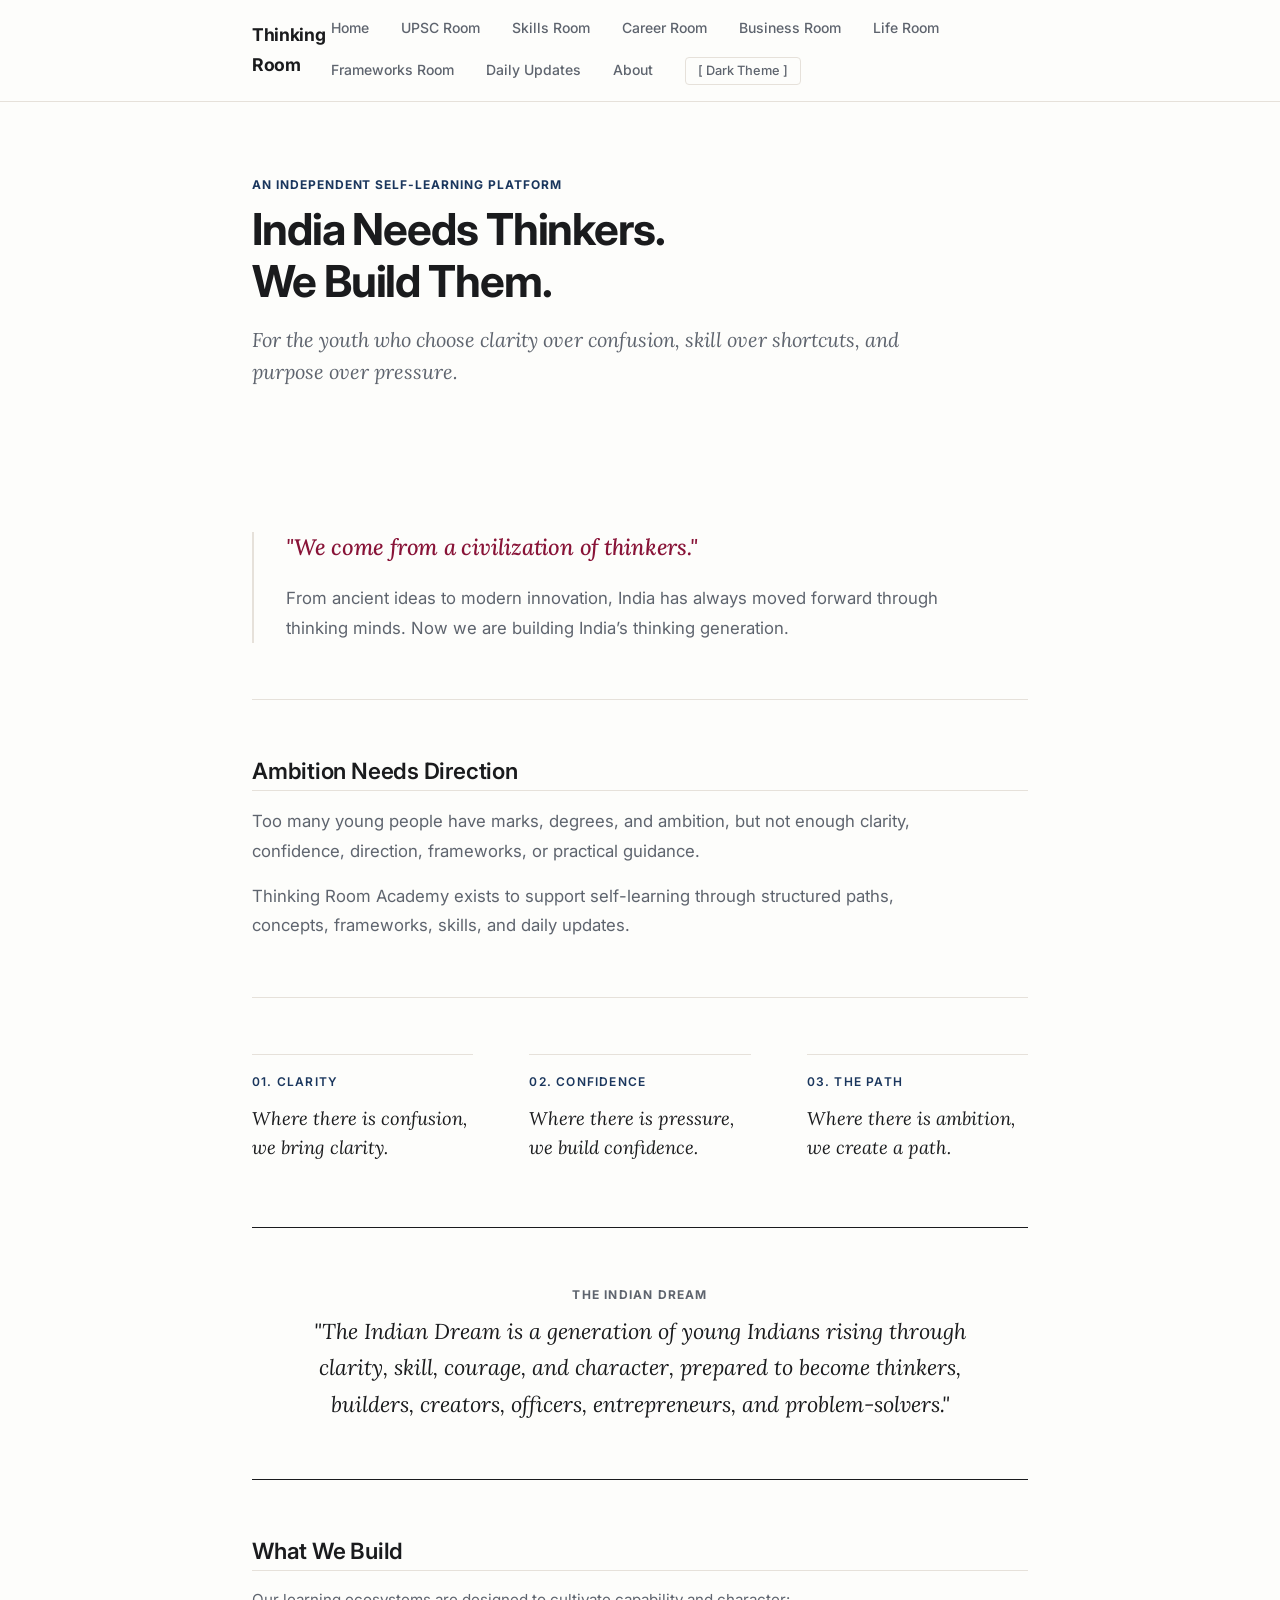
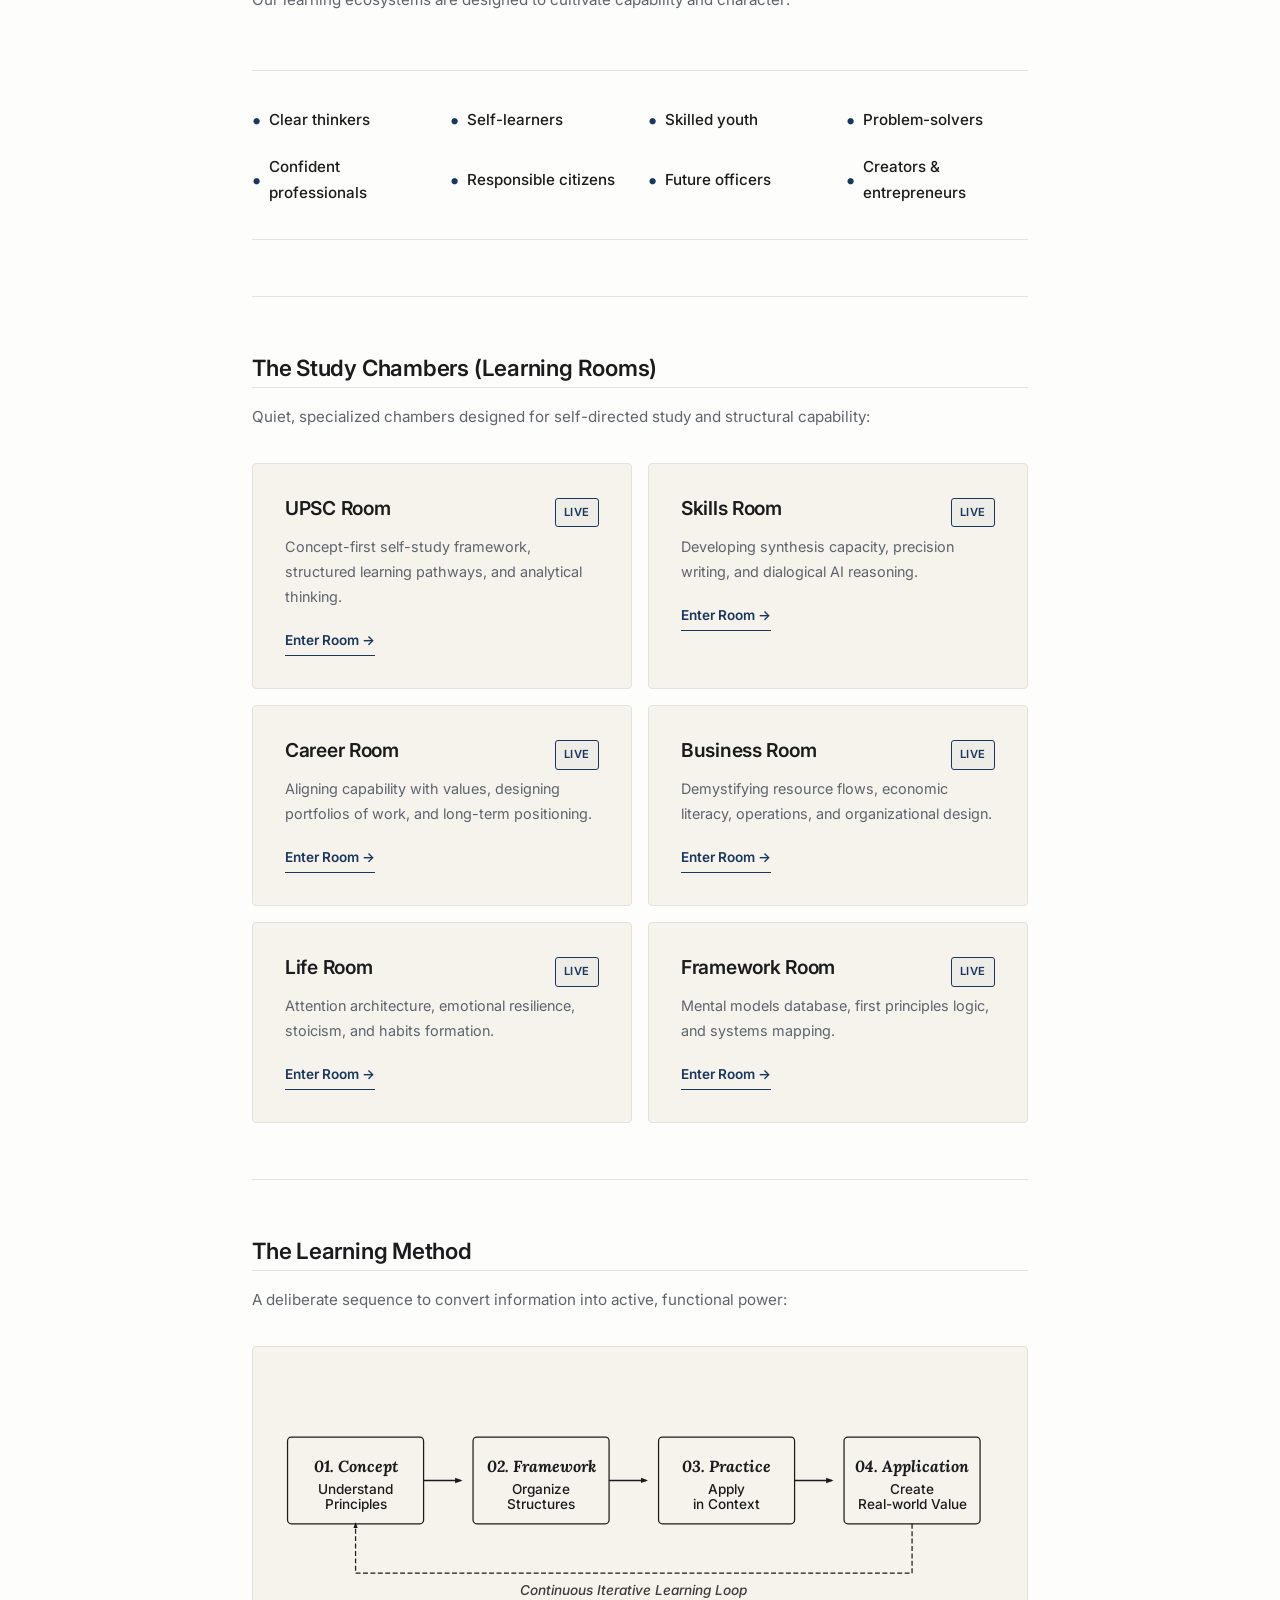
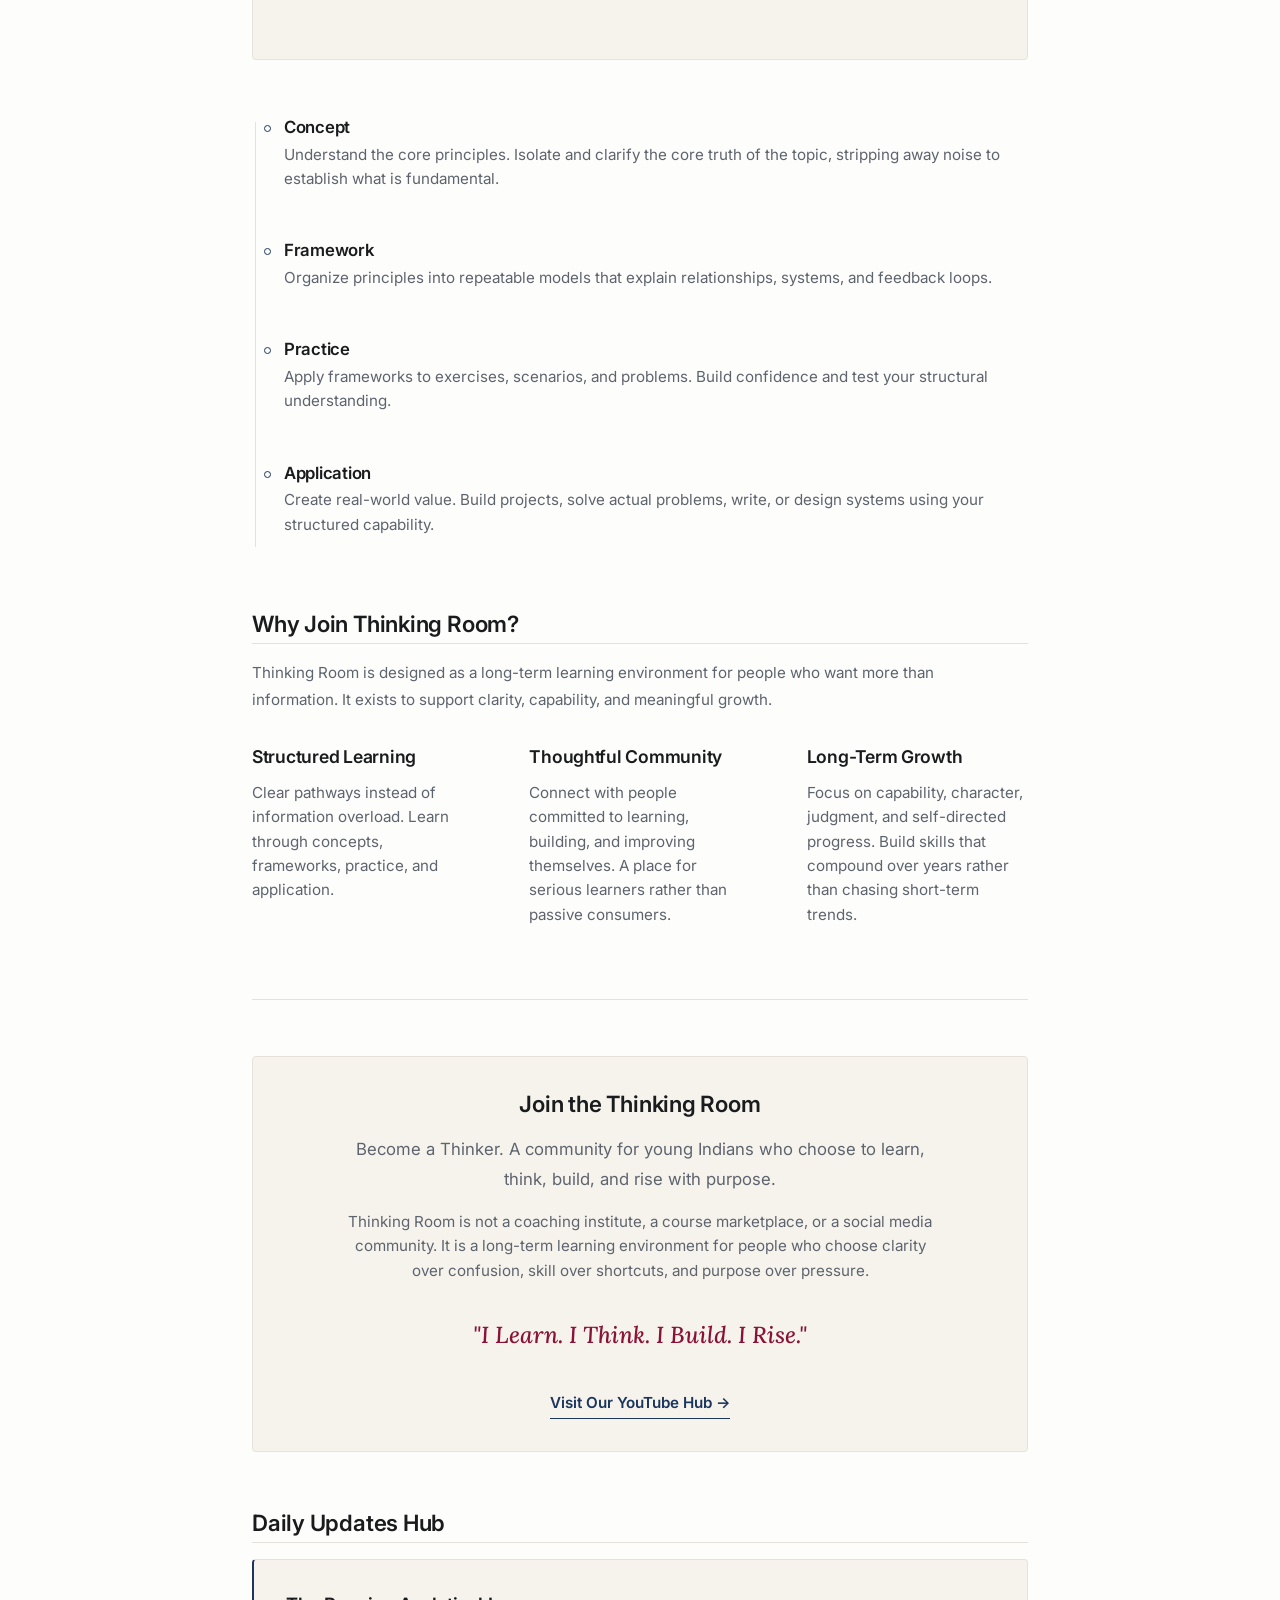
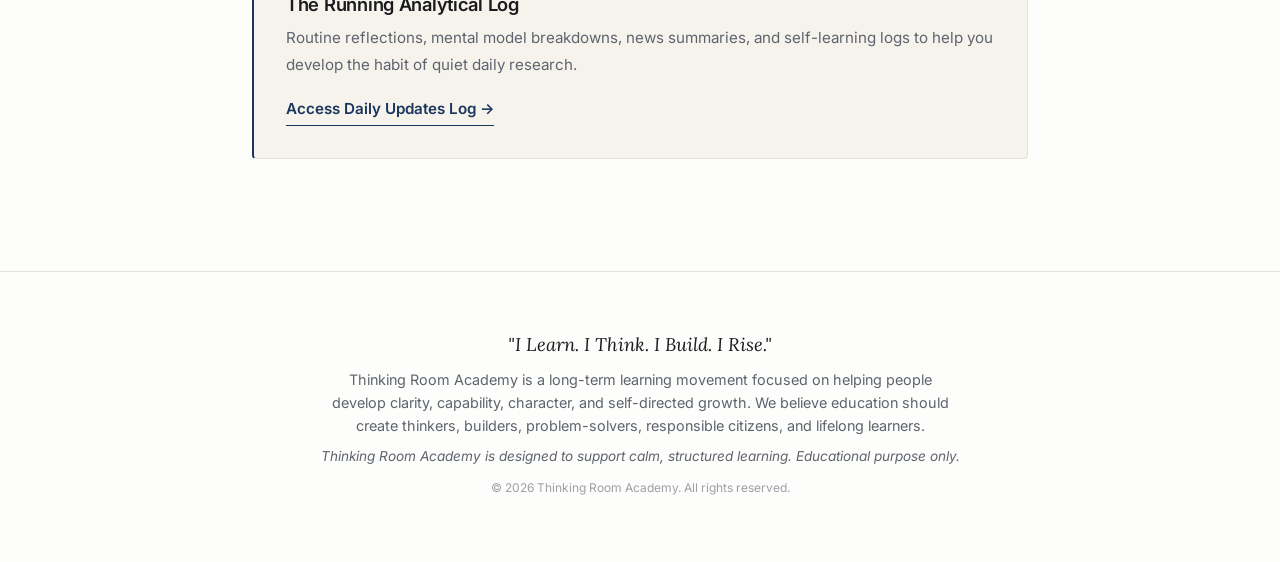
<file: index.html>
<!DOCTYPE html>
<html lang="en">
<head>
  <meta charset="UTF-8">
  <title>Thinking Room Academy | India Needs Thinkers. We Build Them.</title>
  <link rel="canonical" href="https://thinkingroomacademy.com/">
  <meta name="viewport" content="width=device-width, initial-scale=1.0">
  <meta name="description" content="An independent platform for calm intellectual depth, structured study, and conceptual mastery. Resisting shortcuts, clickbait formats, and passive memorization.">
  <meta name="google-site-verification" content="nl52EH77KiMgqo_yX..." />
  
  <!-- CSS Stylesheets -->
  <link rel="stylesheet" href="css/variables.css">
  <link rel="stylesheet" href="css/base.css">
  <link rel="stylesheet" href="css/components.css">
  
  <!-- Render-blocking Theme Init -->
  <script src="js/theme.js"></script>

  <!-- Structured Schema Data for SEO -->
  <script type="application/ld+json">
  {
    "@context": "https://schema.org",
    "@type": "WebSite",
    "name": "Thinking Room Academy",
    "url": "https://thinkingroomacademy.com/",
    "description": "An independent platform for calm intellectual depth, structured study, and conceptual mastery for Indian youth."
  }
  </script>
</head>
<body>

  <!-- Global Header Nav -->
  <header class="site-header">
    <div class="container header-container">
      <a href="index.html" class="brand-logo">Thinking Room</a>
      <nav class="nav-actions" aria-label="Main Navigation">
        <a href="index.html" class="nav-link" id="nav-home">Home</a>
        <a href="upsc-self-study-strategy.html" class="nav-link" id="nav-upsc">UPSC Room</a>
        <a href="rooms/skills.html" class="nav-link" id="nav-skills">Skills Room</a>
        <a href="rooms/career.html" class="nav-link" id="nav-career">Career Room</a>
        <a href="rooms/business.html" class="nav-link" id="nav-business">Business Room</a>
        <a href="rooms/life.html" class="nav-link" id="nav-life">Life Room</a>
        <a href="rooms/frameworks.html" class="nav-link" id="nav-frameworks">Frameworks Room</a>
        <a href="updates/daily-log.html" class="nav-link" id="nav-daily-updates">Daily Updates</a>
        <a href="index.html#legacy" class="nav-link" id="nav-about">About</a>
        <button id="theme-toggle-btn" class="theme-toggle">[ Theme ]</button>
      </nav>
    </div>
  </header>

  <!-- Main Grid Page -->
  <main class="container">

    <!-- SECTION 1 — HERO / BELIEF -->
    <section class="hero-preface" aria-labelledby="hero-title" style="padding-top: var(--spacing-md);">
      <span style="font-family: var(--font-sans); font-size: 0.75rem; font-weight: 700; text-transform: uppercase; letter-spacing: 0.08em; color: var(--accent-color); display: block; margin-bottom: var(--spacing-sm);">
        An Independent Self-Learning Platform
      </span>
      <h1 id="hero-title" style="font-size: 2.75rem; font-weight: 700; letter-spacing: -0.025em; line-height: 1.2; margin-bottom: var(--spacing-md);">India Needs Thinkers.<br>We Build Them.</h1>
      <p class="serif-highlight" style="font-size: 1.25rem; color: var(--text-muted); max-width: 680px; margin-bottom: var(--spacing-lg);">
        For the youth who choose clarity over confusion, skill over shortcuts, and purpose over pressure.
      </p>
    </section>



    <!-- SECTION 2 — LEGACY -->
    <section id="legacy" class="story-block" style="border-left: 2px solid var(--border-color); padding-left: var(--spacing-lg);">
      <h2 style="font-family: var(--font-serif); font-size: 1.4rem; font-weight: 500; font-style: italic; letter-spacing: -0.01em; color: var(--accent-secondary); margin-bottom: var(--spacing-xs); border-bottom: none; padding-bottom: 0; margin-top: 0;">
        "We come from a civilization of thinkers."
      </h2>
      <p style="font-size: 1.05rem; line-height: 1.8; color: var(--text-muted);">
        From ancient ideas to modern innovation, India has always moved forward through thinking minds. 
        Now we are building India’s thinking generation.
      </p>
    </section>

    <hr>

    <!-- SECTION 3 — CHALLENGE -->
    <section id="challenge">
      <h2>Ambition Needs Direction</h2>
      <div style="max-width: 720px; margin-top: var(--spacing-md);">
        <p style="font-size: 1.05rem; line-height: 1.75; color: var(--text-muted);">
          Too many young people have marks, degrees, and ambition, but not enough clarity, confidence, direction, frameworks, or practical guidance. 
        </p>
        <p style="font-size: 1.05rem; line-height: 1.75; color: var(--text-muted); margin-top: var(--spacing-sm);">
          Thinking Room Academy exists to support self-learning through structured paths, concepts, frameworks, skills, and daily updates.
        </p>
      </div>
    </section>

    <hr>

    <!-- SECTION 4 — PROMISE -->
    <section id="promise">
      <div class="pillars-grid" style="margin: var(--spacing-lg) 0;">
        <div class="pillar-card" style="border-top: 1px solid var(--border-color); padding-top: var(--spacing-md);">
          <span style="font-family: var(--font-sans); font-size: 0.75rem; font-weight: 600; text-transform: uppercase; letter-spacing: 0.1em; color: var(--accent-color);">01. Clarity</span>
          <p class="serif-quote" style="margin: var(--spacing-sm) 0; border: none; padding: 0; font-size: 1.15rem; color: var(--text-primary);">
            Where there is confusion, we bring clarity.
          </p>
        </div>
        <div class="pillar-card" style="border-top: 1px solid var(--border-color); padding-top: var(--spacing-md);">
          <span style="font-family: var(--font-sans); font-size: 0.75rem; font-weight: 600; text-transform: uppercase; letter-spacing: 0.1em; color: var(--accent-color);">02. Confidence</span>
          <p class="serif-quote" style="margin: var(--spacing-sm) 0; border: none; padding: 0; font-size: 1.15rem; color: var(--text-primary);">
            Where there is pressure, we build confidence.
          </p>
        </div>
        <div class="pillar-card" style="border-top: 1px solid var(--border-color); padding-top: var(--spacing-md);">
          <span style="font-family: var(--font-sans); font-size: 0.75rem; font-weight: 600; text-transform: uppercase; letter-spacing: 0.1em; color: var(--accent-color);">03. The Path</span>
          <p class="serif-quote" style="margin: var(--spacing-sm) 0; border: none; padding: 0; font-size: 1.15rem; color: var(--text-primary);">
            Where there is ambition, we create a path.
          </p>
        </div>
      </div>
    </section>

    <!-- SECTION 5 — THE INDIAN DREAM -->
    <section id="indian-dream" class="manifesto-banner">
      <div style="max-width: 720px; margin: 0 auto; text-align: center;">
        <span style="font-family: var(--font-sans); font-size: 0.75rem; font-weight: 700; text-transform: uppercase; letter-spacing: 0.1em; color: var(--text-muted); display: block; margin-bottom: var(--spacing-sm);">
          The Indian Dream
        </span>
        <p class="serif-highlight" style="font-size: 1.35rem; line-height: 1.7; font-style: italic; color: var(--text-primary); margin-bottom: 0;">
          "The Indian Dream is a generation of young Indians rising through clarity, skill, courage, and character, 
          prepared to become thinkers, builders, creators, officers, entrepreneurs, and problem-solvers."
        </p>
      </div>
    </section>

    <!-- SECTION 6 — WHAT WE BUILD -->
    <section id="what-we-build">
      <h2>What We Build</h2>
      <p style="color: var(--text-muted); font-size: 0.95rem; margin-bottom: var(--spacing-md);">
        Our learning ecosystems are designed to cultivate capability and character:
      </p>
      <div class="outcomes-grid">
        <div class="outcome-item">Clear thinkers</div>
        <div class="outcome-item">Self-learners</div>
        <div class="outcome-item">Skilled youth</div>
        <div class="outcome-item">Problem-solvers</div>
        <div class="outcome-item">Confident professionals</div>
        <div class="outcome-item">Responsible citizens</div>
        <div class="outcome-item">Future officers</div>
        <div class="outcome-item">Creators &amp; entrepreneurs</div>
      </div>
    </section>

    <hr>

    <!-- SECTION 7 — LEARNING ROOMS -->
    <section id="learning-rooms">
      <h2>The Study Chambers (Learning Rooms)</h2>
      <p style="color: var(--text-muted); font-size: 0.95rem; margin-bottom: var(--spacing-lg);">
        Quiet, specialized chambers designed for self-directed study and structural capability:
      </p>
      <div class="catalog-grid">
        <!-- UPSC Room -->
        <div class="subject-block" id="card-room-upsc">
          <div class="subject-header">
            <h3 class="subject-title">UPSC Room</h3>
            <span class="subject-badge live">Live</span>
          </div>
          <p class="subject-meta">Concept-first self-study framework, structured learning pathways, and analytical thinking.</p>
          <a href="upsc-self-study-strategy.html" class="cta-link" id="link-room-upsc" style="font-size: 0.85rem;">Enter Room →</a>
        </div>
        <!-- Skills Room -->
        <div class="subject-block" id="card-room-skills">
          <div class="subject-header">
            <h3 class="subject-title">Skills Room</h3>
            <span class="subject-badge live">Live</span>
          </div>
          <p class="subject-meta">Developing synthesis capacity, precision writing, and dialogical AI reasoning.</p>
          <a href="rooms/skills.html" class="cta-link" id="link-room-skills" style="font-size: 0.85rem;">Enter Room →</a>
        </div>
        <!-- Career Room -->
        <div class="subject-block" id="card-room-career">
          <div class="subject-header">
            <h3 class="subject-title">Career Room</h3>
            <span class="subject-badge live">Live</span>
          </div>
          <p class="subject-meta">Aligning capability with values, designing portfolios of work, and long-term positioning.</p>
          <a href="rooms/career.html" class="cta-link" id="link-room-career" style="font-size: 0.85rem;">Enter Room →</a>
        </div>
        <!-- Business Room -->
        <div class="subject-block" id="card-room-business">
          <div class="subject-header">
            <h3 class="subject-title">Business Room</h3>
            <span class="subject-badge live">Live</span>
          </div>
          <p class="subject-meta">Demystifying resource flows, economic literacy, operations, and organizational design.</p>
          <a href="rooms/business.html" class="cta-link" id="link-room-business" style="font-size: 0.85rem;">Enter Room →</a>
        </div>
        <!-- Life Room -->
        <div class="subject-block" id="card-room-life">
          <div class="subject-header">
            <h3 class="subject-title">Life Room</h3>
            <span class="subject-badge live">Live</span>
          </div>
          <p class="subject-meta">Attention architecture, emotional resilience, stoicism, and habits formation.</p>
          <a href="rooms/life.html" class="cta-link" id="link-room-life" style="font-size: 0.85rem;">Enter Room →</a>
        </div>
        <!-- Framework Room -->
        <div class="subject-block" id="card-room-frameworks">
          <div class="subject-header">
            <h3 class="subject-title">Framework Room</h3>
            <span class="subject-badge live">Live</span>
          </div>
          <p class="subject-meta">Mental models database, first principles logic, and systems mapping.</p>
          <a href="rooms/frameworks.html" class="cta-link" id="link-room-frameworks" style="font-size: 0.85rem;">Enter Room →</a>
        </div>
      </div>
    </section>

    <hr>

    <!-- SECTION 8 — LEARNING METHOD -->
    <section id="method">
      <h2>The Learning Method</h2>
      <p style="color: var(--text-muted); font-size: 0.95rem; margin-bottom: var(--spacing-lg);">
        A deliberate sequence to convert information into active, functional power:
      </p>
      
      <!-- Inline SVG loop block -->
      <div style="margin: var(--spacing-lg) 0; max-width: 100%; border: 1px solid var(--border-color); padding: var(--spacing-md); border-radius: 4px; background-color: var(--bg-secondary);">
        <svg xmlns="http://www.w3.org/2000/svg" viewBox="0 0 600 220" width="100%" height="auto">
          <style>
            .node-text { font-family: 'Inter', -apple-system, sans-serif; font-size: 11px; font-weight: 500; fill: currentColor; }
            .node-title { font-family: 'Lora', Georgia, serif; font-size: 13px; font-weight: bold; fill: currentColor; font-style: italic; }
            .line-flow { stroke: currentColor; stroke-width: 1; fill: none; stroke-dasharray: 4 2; }
            .line-solid { stroke: currentColor; stroke-width: 1.25; fill: none; }
            .node-box { stroke: currentColor; stroke-width: 1; fill: none; }
            .marker-arrow { fill: currentColor; }
          </style>
          <defs>
            <marker id="arrow" viewBox="0 0 10 10" refX="6" refY="5" markerWidth="6" markerHeight="6" orient="auto-start-reverse">
              <path d="M 0 2 L 8 5 L 0 8 z" class="marker-arrow" />
            </marker>
          </defs>
          <g transform="translate(15, 60)">
            <rect x="0" y="0" width="110" height="70" rx="3" class="node-box" />
            <text x="55" y="28" text-anchor="middle" class="node-title">01. Concept</text>
            <text x="55" y="46" text-anchor="middle" class="node-text">Understand</text>
            <text x="55" y="58" text-anchor="middle" class="node-text">Principles</text>
          </g>
          <line x1="125" y1="95" x2="155" y2="95" class="line-solid" marker-end="url(#arrow)" />
          <g transform="translate(165, 60)">
            <rect x="0" y="0" width="110" height="70" rx="3" class="node-box" />
            <text x="55" y="28" text-anchor="middle" class="node-title">02. Framework</text>
            <text x="55" y="46" text-anchor="middle" class="node-text">Organize</text>
            <text x="55" y="58" text-anchor="middle" class="node-text">Structures</text>
          </g>
          <line x1="275" y1="95" x2="305" y2="95" class="line-solid" marker-end="url(#arrow)" />
          <g transform="translate(315, 60)">
            <rect x="0" y="0" width="110" height="70" rx="3" class="node-box" />
            <text x="55" y="28" text-anchor="middle" class="node-title">03. Practice</text>
            <text x="55" y="46" text-anchor="middle" class="node-text">Apply</text>
            <text x="55" y="58" text-anchor="middle" class="node-text">in Context</text>
          </g>
          <line x1="425" y1="95" x2="455" y2="95" class="line-solid" marker-end="url(#arrow)" />
          <g transform="translate(465, 60)">
            <rect x="0" y="0" width="110" height="70" rx="3" class="node-box" />
            <text x="55" y="28" text-anchor="middle" class="node-title">04. Application</text>
            <text x="55" y="46" text-anchor="middle" class="node-text">Create</text>
            <text x="55" y="58" text-anchor="middle" class="node-text">Real-world Value</text>
          </g>
          <path d="M 520 130 L 520 170 L 70 170 L 70 130" class="line-flow" marker-end="url(#arrow)" />
          <text x="295" y="188" text-anchor="middle" class="node-text" style="font-style: italic; opacity: 0.85;">Continuous Iterative Learning Loop</text>
        </svg>
      </div>

      <div class="roadmap-timeline">
        <div class="timeline-step">
          <h3 class="timeline-title">Concept</h3>
          <p class="timeline-text">Understand the core principles. Isolate and clarify the core truth of the topic, stripping away noise to establish what is fundamental.</p>
        </div>
        <div class="timeline-step">
          <h3 class="timeline-title">Framework</h3>
          <p class="timeline-text">Organize principles into repeatable models that explain relationships, systems, and feedback loops.</p>
        </div>
        <div class="timeline-step">
          <h3 class="timeline-title">Practice</h3>
          <p class="timeline-text">Apply frameworks to exercises, scenarios, and problems. Build confidence and test your structural understanding.</p>
        </div>
        <div class="timeline-step">
          <h3 class="timeline-title">Application</h3>
          <p class="timeline-text">Create real-world value. Build projects, solve actual problems, write, or design systems using your structured capability.</p>
        </div>
      </div>
    </section>

    <!-- WHY JOIN THINKING ROOM? -->
    <section id="why-join">
      <h2>Why Join Thinking Room?</h2>
      <p style="color: var(--text-muted); font-size: 0.95rem; margin-bottom: var(--spacing-lg); max-width: 720px;">
        Thinking Room is designed as a long-term learning environment for people who want more than information. It exists to support clarity, capability, and meaningful growth.
      </p>
      <div class="pillars-grid" style="margin: var(--spacing-lg) 0;">
        <div class="pillar-card">
          <h3>Structured Learning</h3>
          <p>Clear pathways instead of information overload. Learn through concepts, frameworks, practice, and application.</p>
        </div>
        <div class="pillar-card">
          <h3>Thoughtful Community</h3>
          <p>Connect with people committed to learning, building, and improving themselves. A place for serious learners rather than passive consumers.</p>
        </div>
        <div class="pillar-card">
          <h3>Long-Term Growth</h3>
          <p>Focus on capability, character, judgment, and self-directed progress. Build skills that compound over years rather than chasing short-term trends.</p>
        </div>
      </div>
    </section>

    <hr>

    <!-- SECTION 9 — COMMUNITY -->
    <section id="community" style="background-color: var(--bg-secondary); padding: var(--spacing-lg); border-radius: 4px; border: 1px solid var(--border-color); margin: var(--spacing-xl) 0; text-align: center;">
      <h2 style="margin-top: 0; border-bottom: none; padding-bottom: 0;">Join the Thinking Room</h2>
      <p style="font-size: 1.05rem; color: var(--text-muted); max-width: 600px; margin: var(--spacing-sm) auto var(--spacing-md) auto;">
        Become a Thinker. A community for young Indians who choose to learn, think, build, and rise with purpose.
      </p>
      <p style="font-size: 0.95rem; color: var(--text-muted); max-width: 600px; margin: var(--spacing-sm) auto var(--spacing-md) auto; line-height: 1.6;">
        Thinking Room is not a coaching institute, a course marketplace, or a social media community. It is a long-term learning environment for people who choose clarity over confusion, skill over shortcuts, and purpose over pressure.
      </p>
      <div style="font-family: var(--font-serif); font-size: 1.45rem; font-style: italic; font-weight: 500; color: var(--accent-secondary); margin: var(--spacing-lg) 0;">
        "I Learn. I Think. I Build. I Rise."
      </div>
      <a href="https://youtube.com/@thinking_gen" target="_blank" class="cta-link">Visit Our YouTube Hub →</a>
    </section>

    <!-- SECTION 10 — DAILY UPDATES HUB -->
    <section id="updates">
      <h2>Daily Updates Hub</h2>
      <div class="subject-block" style="border-left: 2px solid var(--accent-color); margin-top: var(--spacing-md);">
        <h3 style="margin-top: 0; font-size: 1.15rem; font-weight: 600; color: var(--text-primary);">The Running Analytical Log</h3>
        <p style="font-size: 0.95rem; color: var(--text-muted); margin-bottom: var(--spacing-md);">
          Routine reflections, mental model breakdowns, news summaries, and self-learning logs to help you develop the habit of quiet daily research.
        </p>
        <a href="updates/daily-log.html" class="cta-link">Access Daily Updates Log →</a>
      </div>
    </section>

  </main>

  <!-- Global Footer -->
  <footer class="site-footer">
    <div class="container">
      <p style="font-family: var(--font-serif); font-size: 1.15rem; font-style: italic; color: var(--text-primary); margin-bottom: var(--spacing-sm);">
        "I Learn. I Think. I Build. I Rise."
      </p>
      <p style="font-size: 0.9rem; color: var(--text-muted); max-width: 640px; margin: 0 auto var(--spacing-sm) auto; line-height: 1.6;">
        Thinking Room Academy is a long-term learning movement focused on helping people develop clarity, capability, character, and self-directed growth. We believe education should create thinkers, builders, problem-solvers, responsible citizens, and lifelong learners.
      </p>
      <p style="font-size: 0.85rem; color: var(--text-muted); margin-top: var(--spacing-sm);"><em>Thinking Room Academy is designed to support calm, structured learning. Educational purpose only.</em></p>
      <p style="opacity: 0.6; font-size: 0.75rem; margin-top: var(--spacing-xs);">© 2026 Thinking Room Academy. All rights reserved.</p>
    </div>
  </footer>

</body>
</html>
</file>
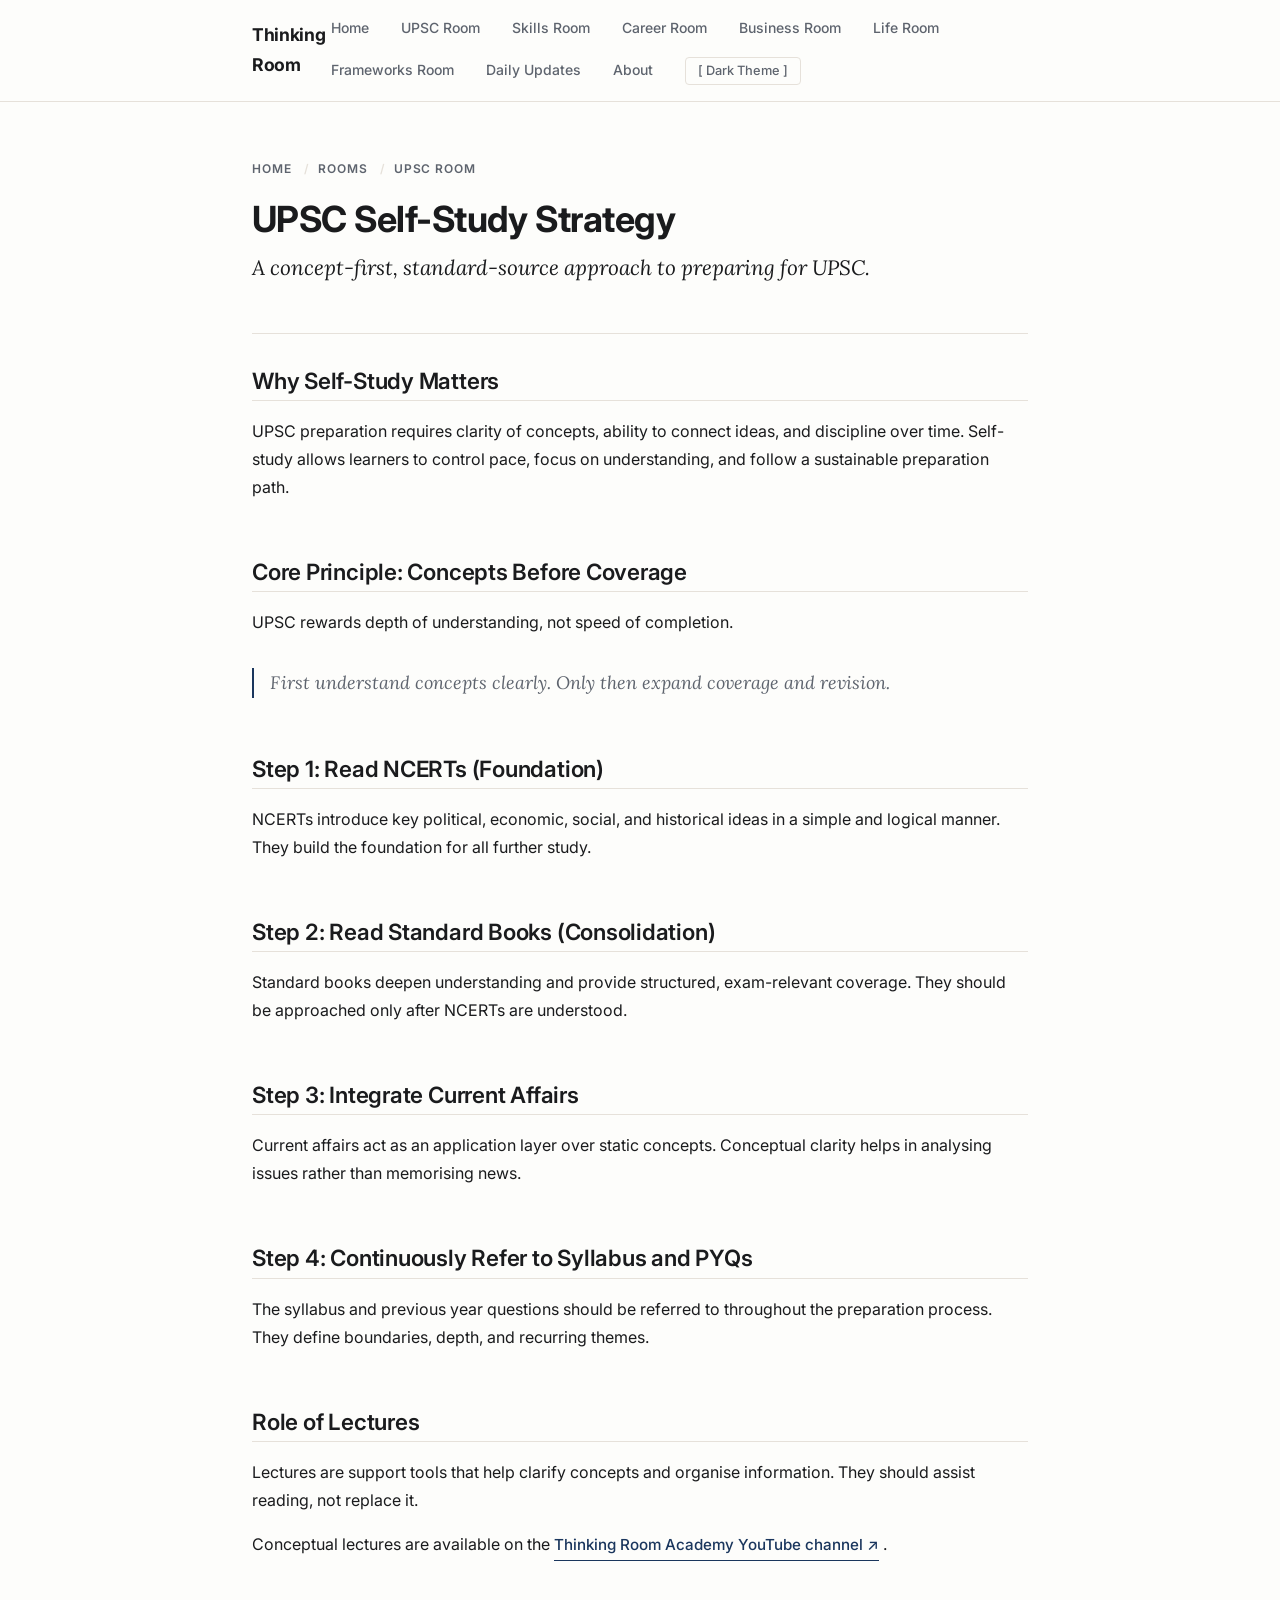
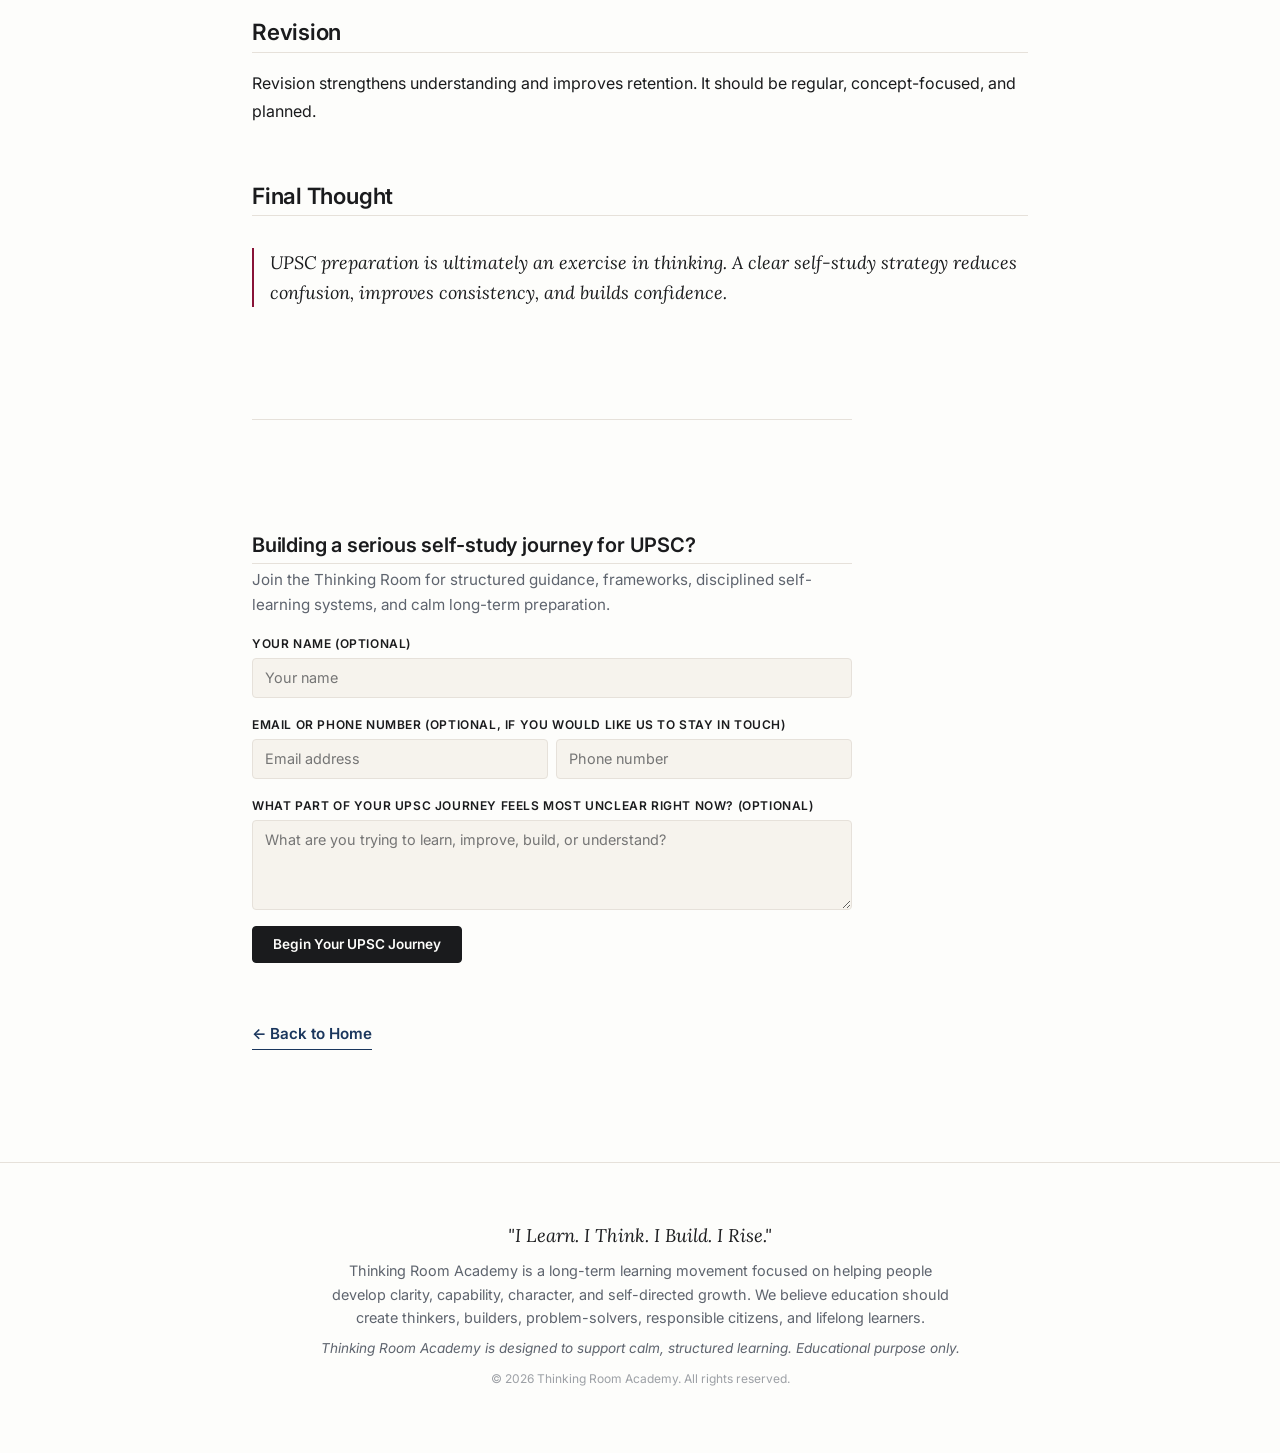
<file: upsc-self-study-strategy.html>
<!DOCTYPE html>
<html lang="en">
<head>
  <meta charset="UTF-8">
  <title>UPSC Self-Study Strategy | Thinking Room Academy</title>
  <link rel="canonical" href="https://thinkingroomacademy.com/upsc-self-study-strategy.html" />
  <meta name="viewport" content="width=device-width, initial-scale=1.0">
  <meta name="description" content="A concept-first, standard-source self-study strategy for UPSC preparation.">
  
  <!-- CSS Stylesheets -->
  <link rel="stylesheet" href="css/variables.css">
  <link rel="stylesheet" href="css/base.css">
  <link rel="stylesheet" href="css/components.css">
  
  <!-- Render-blocking Theme Init -->
  <script src="js/theme.js"></script>

  <!-- Structured Schema Data for SEO -->
  <script type="application/ld+json">
  {
    "@context": "https://schema.org",
    "@type": "WebPage",
    "name": "UPSC Self-Study Strategy",
    "url": "https://thinkingroomacademy.com/upsc-self-study-strategy.html",
    "description": "A concept-first, standard-source self-study strategy for UPSC preparation."
  }
  </script>
</head>
<body>

  <!-- Global Header Nav -->
  <header class="site-header">
    <div class="container header-container">
      <a href="index.html" class="brand-logo">Thinking Room</a>
      <nav class="nav-actions" aria-label="Main Navigation">
        <a href="index.html" class="nav-link" id="nav-home">Home</a>
        <a href="upsc-self-study-strategy.html" class="nav-link" id="nav-upsc">UPSC Room</a>
        <a href="rooms/skills.html" class="nav-link" id="nav-skills">Skills Room</a>
        <a href="rooms/career.html" class="nav-link" id="nav-career">Career Room</a>
        <a href="rooms/business.html" class="nav-link" id="nav-business">Business Room</a>
        <a href="rooms/life.html" class="nav-link" id="nav-life">Life Room</a>
        <a href="rooms/frameworks.html" class="nav-link" id="nav-frameworks">Frameworks Room</a>
        <a href="updates/daily-log.html" class="nav-link" id="nav-daily-updates">Daily Updates</a>
        <a href="index.html#legacy" class="nav-link" id="nav-about">About</a>
        <button id="theme-toggle-btn" class="theme-toggle">[ Theme ]</button>
      </nav>
    </div>
  </header>

  <!-- Main Content Reading Pane -->
  <main class="container">

    <!-- Breadcrumbs Navigation -->
    <nav class="breadcrumbs" aria-label="Breadcrumb">
      <a href="index.html">Home</a> <span class="separator"></span>
      <a href="index.html#learning-rooms">Rooms</a> <span class="separator"></span>
      <span>UPSC Room</span>
    </nav>

    <!-- Strategy Hero Area -->
    <article aria-labelledby="strategy-title">
      <header class="hero-preface" style="padding-top: 0; padding-bottom: var(--spacing-md);">
        <h1 id="strategy-title" style="margin-bottom: var(--spacing-sm);">UPSC Self-Study Strategy</h1>
        <p class="serif-highlight">A concept-first, standard-source approach to preparing for UPSC.</p>
      </header>

      <hr style="margin: var(--spacing-md) 0;">

      <!-- Why Self-Study Matters -->
      <section aria-labelledby="why-self-study" style="margin-top: var(--spacing-lg);">
        <h2 id="why-self-study" style="margin-top: 0;">Why Self-Study Matters</h2>
        <p>
          UPSC preparation requires clarity of concepts, ability to connect ideas, and
          discipline over time. Self-study allows learners to control pace, focus on
          understanding, and follow a sustainable preparation path.
        </p>
      </section>

      <!-- Core Principle Section -->
      <section aria-labelledby="core-principle">
        <h2 id="core-principle">Core Principle: Concepts Before Coverage</h2>
        <p>
          UPSC rewards depth of understanding, not speed of completion.
        </p>
        <blockquote class="serif-quote">
          First understand concepts clearly. Only then expand coverage and revision.
        </blockquote>
      </section>

      <!-- Step 1 -->
      <section aria-labelledby="step-1">
        <h2 id="step-1">Step 1: Read NCERTs (Foundation)</h2>
        <p>
          NCERTs introduce key political, economic, social, and historical ideas in a
          simple and logical manner. They build the foundation for all further study.
        </p>
      </section>

      <!-- Step 2 -->
      <section aria-labelledby="step-2">
        <h2 id="step-2">Step 2: Read Standard Books (Consolidation)</h2>
        <p>
          Standard books deepen understanding and provide structured, exam-relevant
          coverage. They should be approached only after NCERTs are understood.
        </p>
      </section>

      <!-- Step 3 -->
      <section aria-labelledby="step-3">
        <h2 id="step-3">Step 3: Integrate Current Affairs</h2>
        <p>
          Current affairs act as an application layer over static concepts. Conceptual
          clarity helps in analysing issues rather than memorising news.
        </p>
      </section>

      <!-- Step 4 -->
      <section aria-labelledby="step-4">
        <h2 id="step-4">Step 4: Continuously Refer to Syllabus and PYQs</h2>
        <p>
          The syllabus and previous year questions should be referred to throughout the
          preparation process. They define boundaries, depth, and recurring themes.
        </p>
      </section>

      <!-- Role of Lectures -->
      <section aria-labelledby="role-lectures">
        <h2 id="role-lectures">Role of Lectures</h2>
        <p>
          Lectures are support tools that help clarify concepts and organise information.
          They should assist reading, not replace it.
        </p>
        <p>
          Conceptual lectures are available on the
          <strong>
            <a href="https://youtube.com/@thinking_gen" target="_blank" class="cta-link" style="font-weight: 500;">
              Thinking Room Academy YouTube channel ↗
            </a>
          </strong>.
        </p>
      </section>

      <!-- Revision -->
      <section aria-labelledby="revision">
        <h2 id="revision">Revision</h2>
        <p>
          Revision strengthens understanding and improves retention. It should be regular,
          concept-focused, and planned.
        </p>
      </section>

      <!-- Final Thought -->
      <section aria-labelledby="final-thought">
        <h2 id="final-thought">Final Thought</h2>
        <p class="serif-quote" style="border-left-color: var(--accent-secondary); color: var(--text-primary);">
          UPSC preparation is ultimately an exercise in thinking. A clear self-study
          strategy reduces confusion, improves consistency, and builds confidence.
        </p>
      <!-- Intent Capture Section -->
      <section class="intent-section" aria-labelledby="intent-title">
        <h2 id="intent-title" class="intent-title">Building a serious self-study journey for UPSC?</h2>
        <p class="intent-text">
          Join the Thinking Room for structured guidance, frameworks, disciplined self-learning systems, and calm long-term preparation.
        </p>
        <form class="intent-form community-form" id="form-room-upsc" action="#" method="POST" onsubmit="return validateForm(this);">
          <input type="hidden" name="source" value="Website">
          <input type="hidden" name="room" value="UPSC">
          <input type="hidden" name="page" value="/upsc-self-study-strategy.html">
          <input type="hidden" name="status" value="New">
          <input type="text" name="website_confirm" style="display:none !important" tabindex="-1" autocomplete="off">
          <div class="intent-input-group">
            <label class="intent-label" for="name-upsc">Your Name (Optional)</label>
            <input type="text" id="name-upsc" name="name" class="intent-input" placeholder="Your name">
          </div>
          <div class="intent-input-group">
            <label class="intent-label">Email or phone number (optional, if you would like us to stay in touch)</label>
            <div class="contact-grid">
              <input type="email" id="email-upsc" name="email" class="intent-input" placeholder="Email address">
              <input type="tel" id="phone-upsc" name="phone" class="intent-input" placeholder="Phone number">
            </div>
          </div>
          <div class="intent-input-group">
            <label class="intent-label" for="reflection-upsc">What part of your UPSC journey feels most unclear right now? (Optional)</label>
            <textarea id="reflection-upsc" name="reflection" class="intent-textarea" placeholder="What are you trying to learn, improve, build, or understand?"></textarea>
          </div>
          <button type="submit" id="btn-submit-upsc" class="intent-submit">Begin Your UPSC Journey</button>
        </form>
      </section>
    </article>

    <!-- Bottom Navigation -->
    <nav style="margin-top: var(--spacing-xl);" aria-label="Footer navigation">
      <a href="index.html" class="cta-link">← Back to Home</a>
    </nav>

  </main>

  <!-- Global Footer -->
  <footer class="site-footer">
    <div class="container">
      <p style="font-family: var(--font-serif); font-size: 1.15rem; font-style: italic; color: var(--text-primary); margin-bottom: var(--spacing-sm);">
        "I Learn. I Think. I Build. I Rise."
      </p>
      <p style="font-size: 0.9rem; color: var(--text-muted); max-width: 640px; margin: 0 auto var(--spacing-sm) auto; line-height: 1.6;">
        Thinking Room Academy is a long-term learning movement focused on helping people develop clarity, capability, character, and self-directed growth. We believe education should create thinkers, builders, problem-solvers, responsible citizens, and lifelong learners.
      </p>
      <p style="font-size: 0.85rem; color: var(--text-muted); margin-top: var(--spacing-sm);"><em>Thinking Room Academy is designed to support calm, structured learning. Educational purpose only.</em></p>
      <p style="opacity: 0.6; font-size: 0.75rem; margin-top: var(--spacing-xs);">© 2026 Thinking Room Academy. All rights reserved.</p>
    </div>
  </footer>

</body>
</html>
</file>
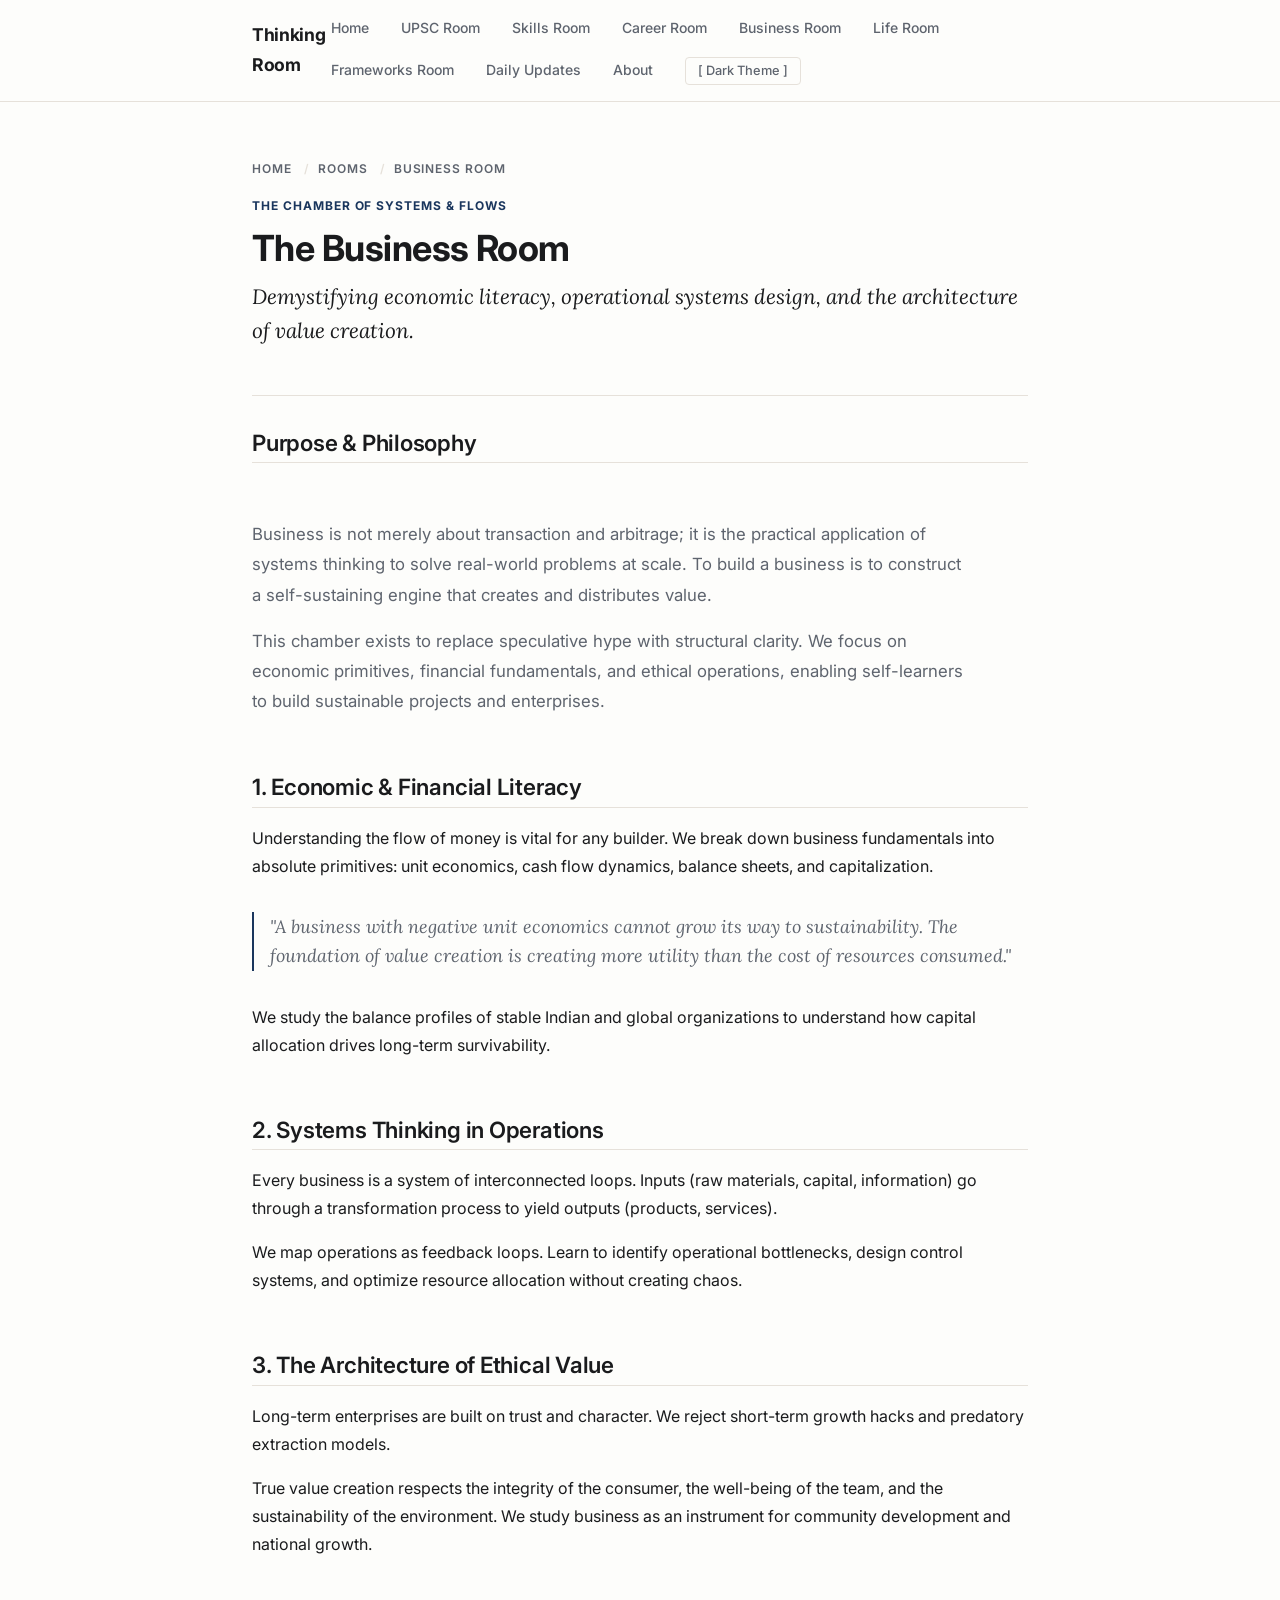
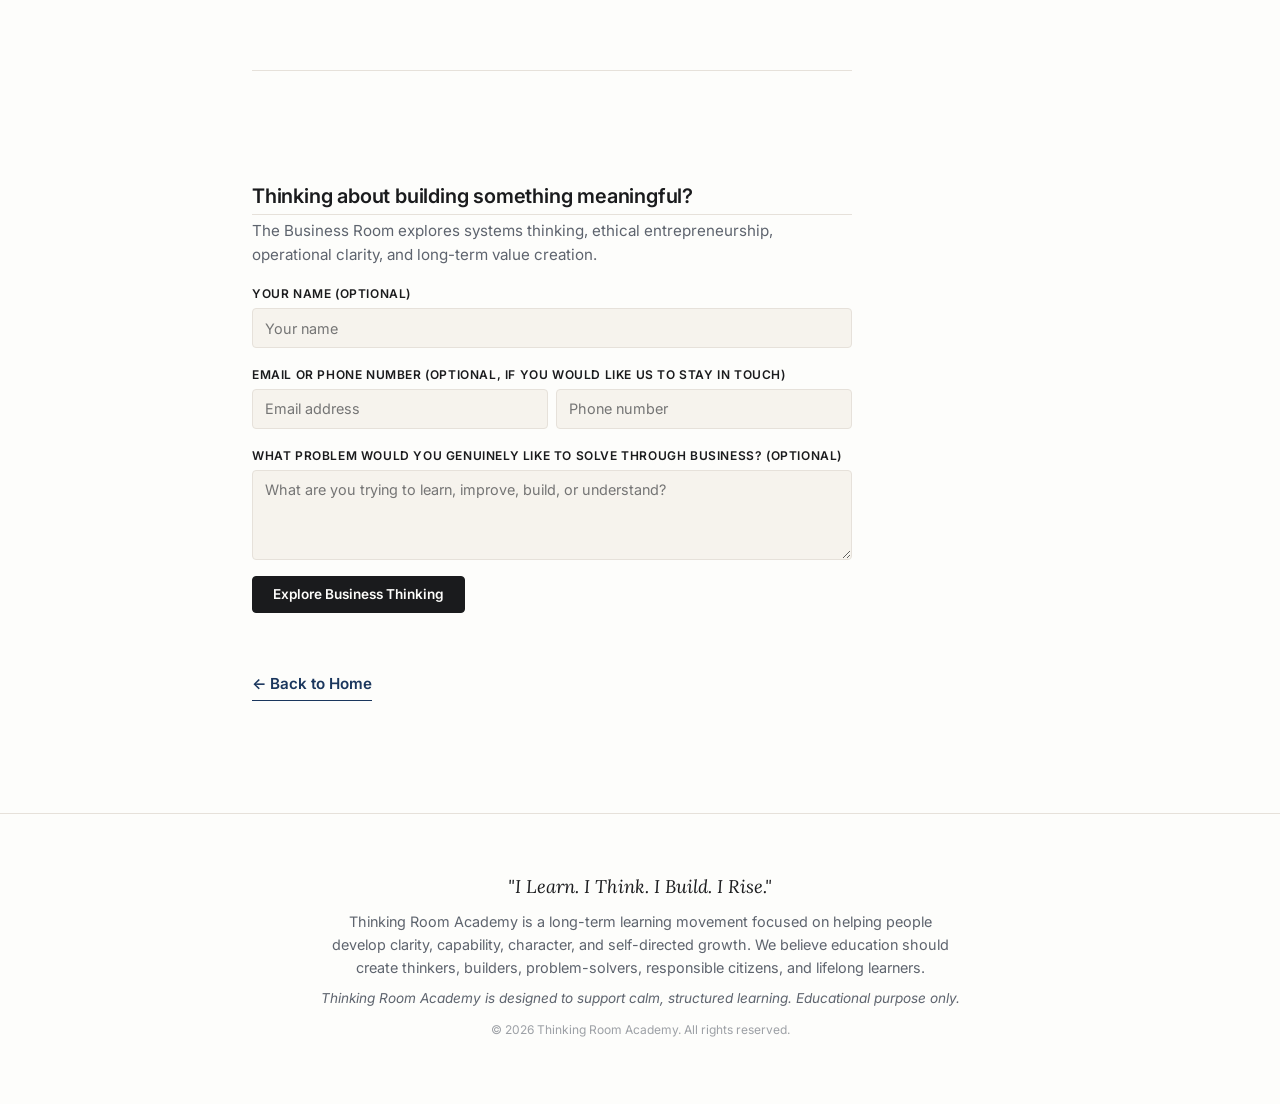
<file: rooms/business.html>
<!DOCTYPE html>
<html lang="en">
<head>
  <meta charset="UTF-8">
  <title>Business Room | Thinking Room Academy</title>
  <link rel="canonical" href="https://thinkingroomacademy.com/rooms/business.html" />
  <meta name="viewport" content="width=device-width, initial-scale=1.0">
  <meta name="description" content="The Chamber of Systems and Flows. Understanding economic literacy, systems thinking in operations, and ethical enterprise design.">
  
  <!-- CSS Stylesheets -->
  <link rel="stylesheet" href="../css/variables.css">
  <link rel="stylesheet" href="../css/base.css">
  <link rel="stylesheet" href="../css/components.css">
  
  <!-- Render-blocking Theme Init -->
  <script src="../js/theme.js"></script>

  <!-- Structured Schema Data for SEO -->
  <script type="application/ld+json">
  {
    "@context": "https://schema.org",
    "@type": "WebPage",
    "name": "Business Room",
    "url": "https://thinkingroomacademy.com/rooms/business.html",
    "description": "Mastering business fundamentals, economic literacy, and operational systems design."
  }
  </script>
</head>
<body>

  <!-- Global Header Nav -->
  <header class="site-header">
    <div class="container header-container">
      <a href="../index.html" class="brand-logo">Thinking Room</a>
      <nav class="nav-actions" aria-label="Main Navigation">
        <a href="../index.html" class="nav-link" id="nav-home">Home</a>
        <a href="../upsc-self-study-strategy.html" class="nav-link" id="nav-upsc">UPSC Room</a>
        <a href="skills.html" class="nav-link" id="nav-skills">Skills Room</a>
        <a href="career.html" class="nav-link" id="nav-career">Career Room</a>
        <a href="business.html" class="nav-link" id="nav-business">Business Room</a>
        <a href="life.html" class="nav-link" id="nav-life">Life Room</a>
        <a href="frameworks.html" class="nav-link" id="nav-frameworks">Frameworks Room</a>
        <a href="../updates/daily-log.html" class="nav-link" id="nav-daily-updates">Daily Updates</a>
        <a href="../index.html#legacy" class="nav-link" id="nav-about">About</a>
        <button id="theme-toggle-btn" class="theme-toggle">[ Theme ]</button>
      </nav>
    </div>
  </header>

  <!-- Main Content Reading Pane -->
  <main class="container">

    <!-- Breadcrumbs Navigation -->
    <nav class="breadcrumbs" aria-label="Breadcrumb">
      <a href="../index.html">Home</a> <span class="separator"></span>
      <a href="../index.html#learning-rooms">Rooms</a> <span class="separator"></span>
      <span>Business Room</span>
    </nav>

    <!-- Room Hero Area -->
    <article aria-labelledby="room-title">
      <header class="hero-preface" style="padding-top: 0; padding-bottom: var(--spacing-md);">
        <span style="font-family: var(--font-sans); font-size: 0.75rem; font-weight: 700; text-transform: uppercase; letter-spacing: 0.08em; color: var(--accent-color); display: block; margin-bottom: var(--spacing-sm);">
          The Chamber of Systems &amp; Flows
        </span>
        <h1 id="room-title" style="margin-bottom: var(--spacing-sm);">The Business Room</h1>
        <p class="serif-highlight">Demystifying economic literacy, operational systems design, and the architecture of value creation.</p>
      </header>

      <hr style="margin: var(--spacing-md) 0;">

      <!-- Core Purpose -->
      <section aria-labelledby="purpose" style="margin-top: var(--spacing-lg);">
        <h2 id="purpose" style="margin-top: 0;">Purpose &amp; Philosophy</h2>
        <div class="story-block">
          <p>
            Business is not merely about transaction and arbitrage; it is the practical application of systems thinking to solve real-world problems at scale. To build a business is to construct a self-sustaining engine that creates and distributes value.
          </p>
          <p>
            This chamber exists to replace speculative hype with structural clarity. We focus on economic primitives, financial fundamentals, and ethical operations, enabling self-learners to build sustainable projects and enterprises.
          </p>
        </div>
      </section>

      <!-- Section 1 -->
      <section aria-labelledby="literacy">
        <h2 id="literacy">1. Economic &amp; Financial Literacy</h2>
        <p>
          Understanding the flow of money is vital for any builder. We break down business fundamentals into absolute primitives: unit economics, cash flow dynamics, balance sheets, and capitalization.
        </p>
        <blockquote class="serif-quote">
          "A business with negative unit economics cannot grow its way to sustainability. The foundation of value creation is creating more utility than the cost of resources consumed."
        </blockquote>
        <p style="margin-top: var(--spacing-sm);">
          We study the balance profiles of stable Indian and global organizations to understand how capital allocation drives long-term survivability.
        </p>
      </section>

      <!-- Section 2 -->
      <section aria-labelledby="systems">
        <h2 id="systems">2. Systems Thinking in Operations</h2>
        <p>
          Every business is a system of interconnected loops. Inputs (raw materials, capital, information) go through a transformation process to yield outputs (products, services). 
        </p>
        <p style="margin-top: var(--spacing-sm);">
          We map operations as feedback loops. Learn to identify operational bottlenecks, design control systems, and optimize resource allocation without creating chaos.
        </p>
      </section>

      <!-- Section 3 -->
      <section aria-labelledby="ethics">
        <h2 id="ethics">3. The Architecture of Ethical Value</h2>
        <p>
          Long-term enterprises are built on trust and character. We reject short-term growth hacks and predatory extraction models. 
        </p>
        <p style="margin-top: var(--spacing-sm);">
          True value creation respects the integrity of the consumer, the well-being of the team, and the sustainability of the environment. We study business as an instrument for community development and national growth.
        </p>
      </section>

      <!-- Intent Capture Section -->
      <section class="intent-section" aria-labelledby="intent-title">
        <h2 id="intent-title" class="intent-title">Thinking about building something meaningful?</h2>
        <p class="intent-text">
          The Business Room explores systems thinking, ethical entrepreneurship, operational clarity, and long-term value creation.
        </p>
        <form class="intent-form community-form" id="form-room-business" action="#" method="POST" onsubmit="return validateForm(this);">
          <input type="hidden" name="source" value="Website">
          <input type="hidden" name="room" value="Business">
          <input type="hidden" name="page" value="/rooms/business.html">
          <input type="hidden" name="status" value="New">
          <input type="text" name="website_confirm" style="display:none !important" tabindex="-1" autocomplete="off">
          <div class="intent-input-group">
            <label class="intent-label" for="name-business">Your Name (Optional)</label>
            <input type="text" id="name-business" name="name" class="intent-input" placeholder="Your name">
          </div>
          <div class="intent-input-group">
            <label class="intent-label">Email or phone number (optional, if you would like us to stay in touch)</label>
            <div class="contact-grid">
              <input type="email" id="email-business" name="email" class="intent-input" placeholder="Email address">
              <input type="tel" id="phone-business" name="phone" class="intent-input" placeholder="Phone number">
            </div>
          </div>
          <div class="intent-input-group">
            <label class="intent-label" for="reflection-business">What problem would you genuinely like to solve through business? (Optional)</label>
            <textarea id="reflection-business" name="reflection" class="intent-textarea" placeholder="What are you trying to learn, improve, build, or understand?"></textarea>
          </div>
          <button type="submit" id="btn-submit-business" class="intent-submit">Explore Business Thinking</button>
        </form>
      </section>
    </article>

    <!-- Bottom Navigation -->
    <nav style="margin-top: var(--spacing-xl);" aria-label="Footer navigation">
      <a href="../index.html" class="cta-link">← Back to Home</a>
    </nav>

  </main>

  <!-- Global Footer -->
  <footer class="site-footer">
    <div class="container">
      <p style="font-family: var(--font-serif); font-size: 1.15rem; font-style: italic; color: var(--text-primary); margin-bottom: var(--spacing-sm);">
        "I Learn. I Think. I Build. I Rise."
      </p>
      <p style="font-size: 0.9rem; color: var(--text-muted); max-width: 640px; margin: 0 auto var(--spacing-sm) auto; line-height: 1.6;">
        Thinking Room Academy is a long-term learning movement focused on helping people develop clarity, capability, character, and self-directed growth. We believe education should create thinkers, builders, problem-solvers, responsible citizens, and lifelong learners.
      </p>
      <p style="font-size: 0.85rem; color: var(--text-muted); margin-top: var(--spacing-sm);"><em>Thinking Room Academy is designed to support calm, structured learning. Educational purpose only.</em></p>
      <p style="opacity: 0.6; font-size: 0.75rem; margin-top: var(--spacing-xs);">© 2026 Thinking Room Academy. All rights reserved.</p>
    </div>
  </footer>

</body>
</html>
</file>
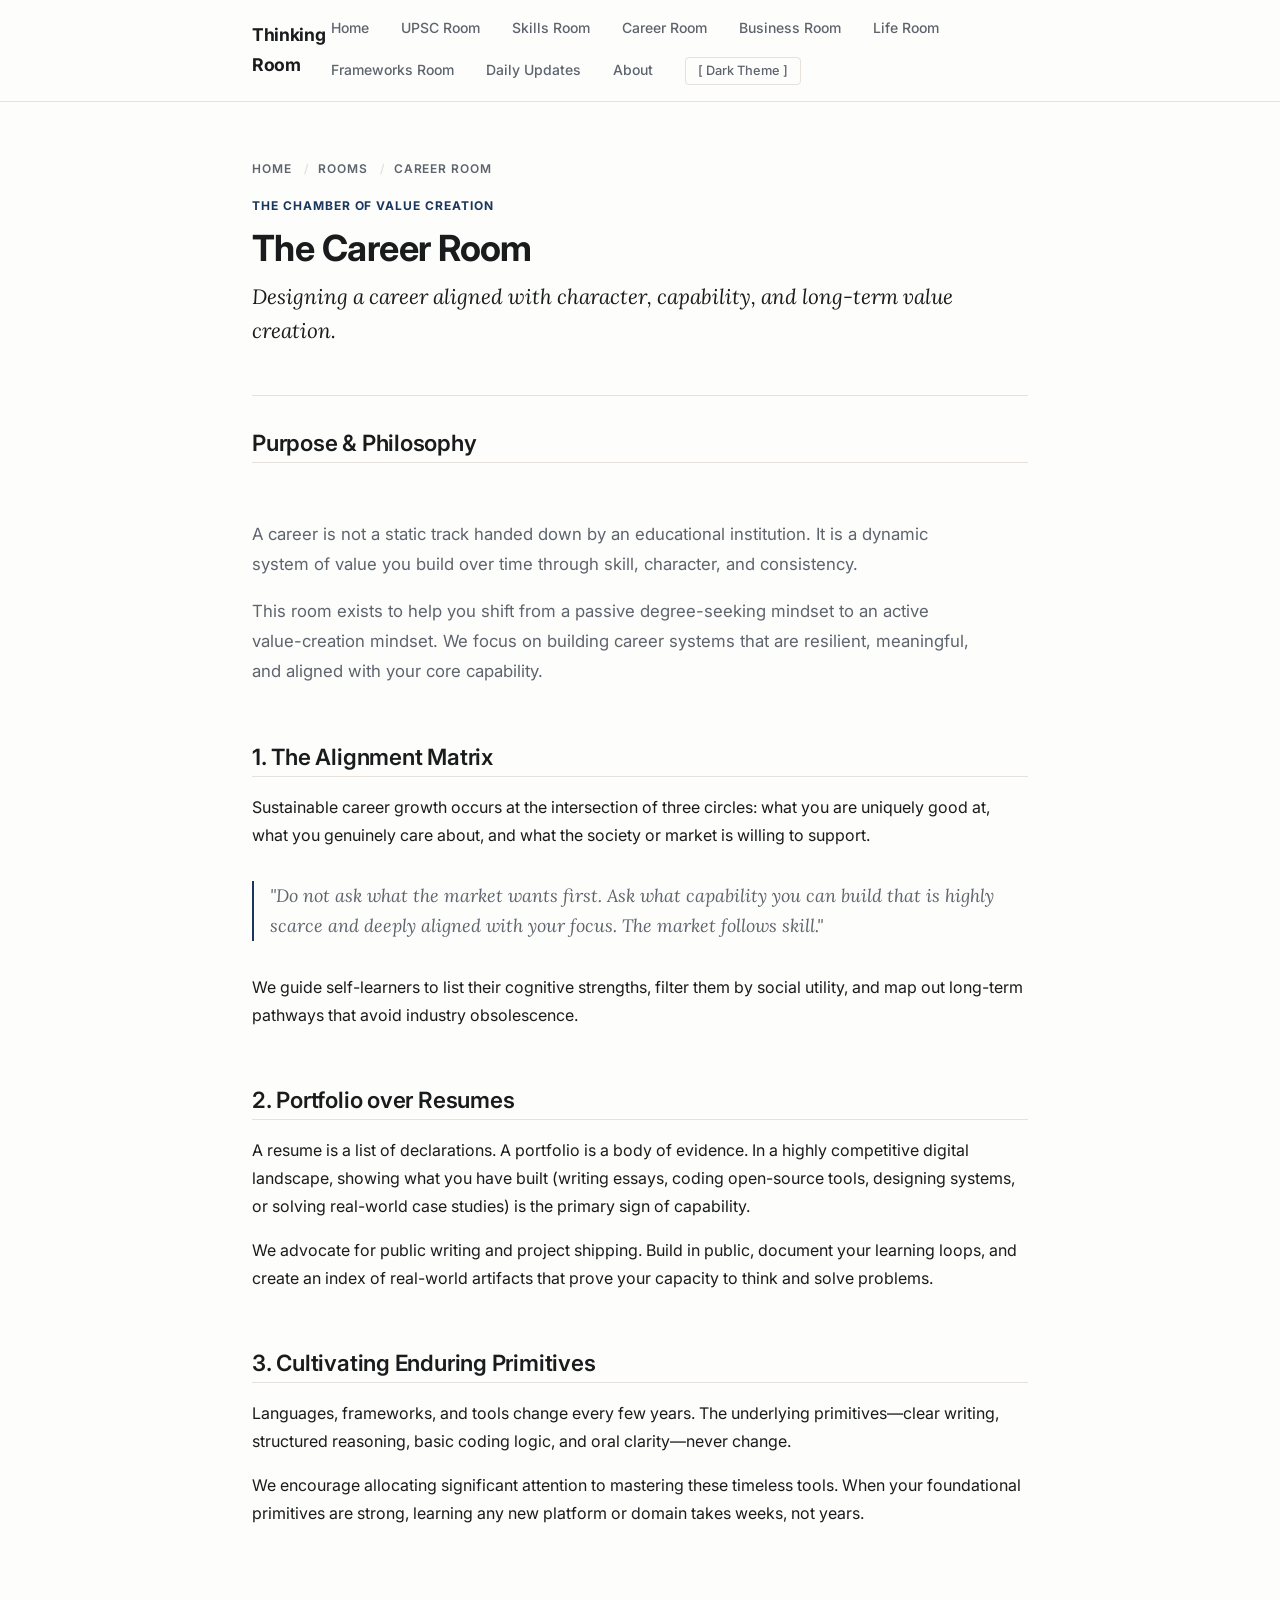
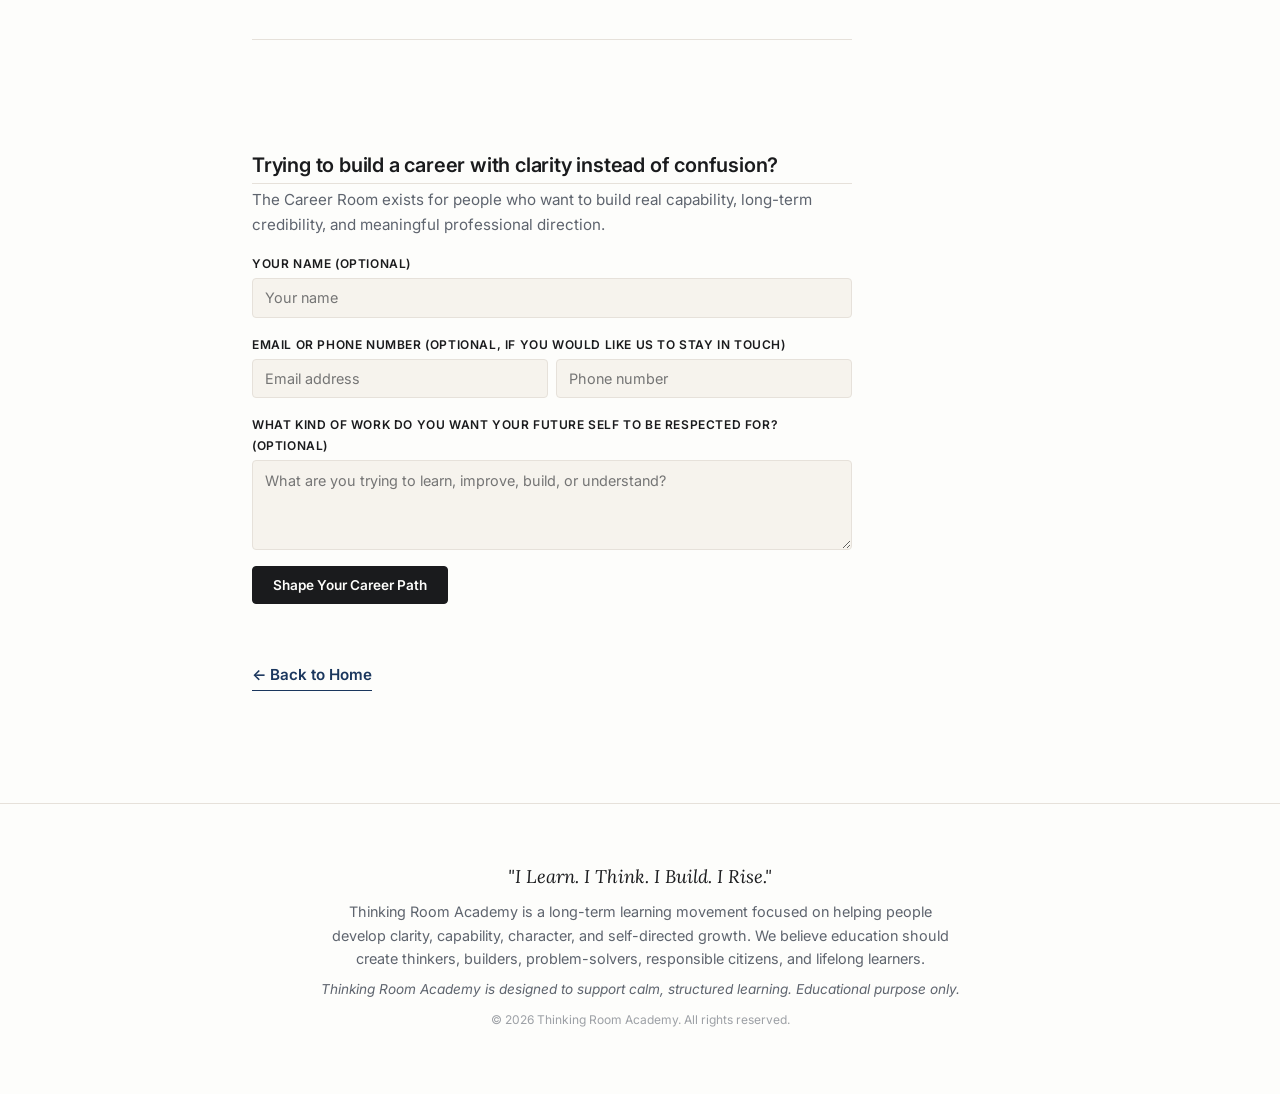
<file: rooms/career.html>
<!DOCTYPE html>
<html lang="en">
<head>
  <meta charset="UTF-8">
  <title>Career Room | Thinking Room Academy</title>
  <link rel="canonical" href="https://thinkingroomacademy.com/rooms/career.html" />
  <meta name="viewport" content="width=device-width, initial-scale=1.0">
  <meta name="description" content="The Chamber of Value Creation. Transitioning from passive credential-seeking to active value-creation and strategic career design.">
  
  <!-- CSS Stylesheets -->
  <link rel="stylesheet" href="../css/variables.css">
  <link rel="stylesheet" href="../css/base.css">
  <link rel="stylesheet" href="../css/components.css">
  
  <!-- Render-blocking Theme Init -->
  <script src="../js/theme.js"></script>

  <!-- Structured Schema Data for SEO -->
  <script type="application/ld+json">
  {
    "@context": "https://schema.org",
    "@type": "WebPage",
    "name": "Career Room",
    "url": "https://thinkingroomacademy.com/rooms/career.html",
    "description": "Aligning values, capabilities, and creating portfolios of work for modern career development."
  }
  </script>
</head>
<body>

  <!-- Global Header Nav -->
  <header class="site-header">
    <div class="container header-container">
      <a href="../index.html" class="brand-logo">Thinking Room</a>
      <nav class="nav-actions" aria-label="Main Navigation">
        <a href="../index.html" class="nav-link" id="nav-home">Home</a>
        <a href="../upsc-self-study-strategy.html" class="nav-link" id="nav-upsc">UPSC Room</a>
        <a href="skills.html" class="nav-link" id="nav-skills">Skills Room</a>
        <a href="career.html" class="nav-link" id="nav-career">Career Room</a>
        <a href="business.html" class="nav-link" id="nav-business">Business Room</a>
        <a href="life.html" class="nav-link" id="nav-life">Life Room</a>
        <a href="frameworks.html" class="nav-link" id="nav-frameworks">Frameworks Room</a>
        <a href="../updates/daily-log.html" class="nav-link" id="nav-daily-updates">Daily Updates</a>
        <a href="../index.html#legacy" class="nav-link" id="nav-about">About</a>
        <button id="theme-toggle-btn" class="theme-toggle">[ Theme ]</button>
      </nav>
    </div>
  </header>

  <!-- Main Content Reading Pane -->
  <main class="container">

    <!-- Breadcrumbs Navigation -->
    <nav class="breadcrumbs" aria-label="Breadcrumb">
      <a href="../index.html">Home</a> <span class="separator"></span>
      <a href="../index.html#learning-rooms">Rooms</a> <span class="separator"></span>
      <span>Career Room</span>
    </nav>

    <!-- Room Hero Area -->
    <article aria-labelledby="room-title">
      <header class="hero-preface" style="padding-top: 0; padding-bottom: var(--spacing-md);">
        <span style="font-family: var(--font-sans); font-size: 0.75rem; font-weight: 700; text-transform: uppercase; letter-spacing: 0.08em; color: var(--accent-color); display: block; margin-bottom: var(--spacing-sm);">
          The Chamber of Value Creation
        </span>
        <h1 id="room-title" style="margin-bottom: var(--spacing-sm);">The Career Room</h1>
        <p class="serif-highlight">Designing a career aligned with character, capability, and long-term value creation.</p>
      </header>

      <hr style="margin: var(--spacing-md) 0;">

      <!-- Core Purpose -->
      <section aria-labelledby="purpose" style="margin-top: var(--spacing-lg);">
        <h2 id="purpose" style="margin-top: 0;">Purpose &amp; Philosophy</h2>
        <div class="story-block">
          <p>
            A career is not a static track handed down by an educational institution. It is a dynamic system of value you build over time through skill, character, and consistency. 
          </p>
          <p>
            This room exists to help you shift from a passive degree-seeking mindset to an active value-creation mindset. We focus on building career systems that are resilient, meaningful, and aligned with your core capability.
          </p>
        </div>
      </section>

      <!-- Section 1 -->
      <section aria-labelledby="alignment">
        <h2 id="alignment">1. The Alignment Matrix</h2>
        <p>
          Sustainable career growth occurs at the intersection of three circles: what you are uniquely good at, what you genuinely care about, and what the society or market is willing to support.
        </p>
        <blockquote class="serif-quote">
          "Do not ask what the market wants first. Ask what capability you can build that is highly scarce and deeply aligned with your focus. The market follows skill."
        </blockquote>
        <p style="margin-top: var(--spacing-sm);">
          We guide self-learners to list their cognitive strengths, filter them by social utility, and map out long-term pathways that avoid industry obsolescence.
        </p>
      </section>

      <!-- Section 2 -->
      <section aria-labelledby="portfolio">
        <h2 id="portfolio">2. Portfolio over Resumes</h2>
        <p>
          A resume is a list of declarations. A portfolio is a body of evidence. In a highly competitive digital landscape, showing what you have built (writing essays, coding open-source tools, designing systems, or solving real-world case studies) is the primary sign of capability.
        </p>
        <p style="margin-top: var(--spacing-sm);">
          We advocate for public writing and project shipping. Build in public, document your learning loops, and create an index of real-world artifacts that prove your capacity to think and solve problems.
        </p>
      </section>

      <!-- Section 3 -->
      <section aria-labelledby="enduring-capabilities">
        <h2 id="enduring-capabilities">3. Cultivating Enduring Primitives</h2>
        <p>
          Languages, frameworks, and tools change every few years. The underlying primitives—clear writing, structured reasoning, basic coding logic, and oral clarity—never change. 
        </p>
        <p style="margin-top: var(--spacing-sm);">
          We encourage allocating significant attention to mastering these timeless tools. When your foundational primitives are strong, learning any new platform or domain takes weeks, not years.
        </p>
      </section>

      <!-- Intent Capture Section -->
      <section class="intent-section" aria-labelledby="intent-title">
        <h2 id="intent-title" class="intent-title">Trying to build a career with clarity instead of confusion?</h2>
        <p class="intent-text">
          The Career Room exists for people who want to build real capability, long-term credibility, and meaningful professional direction.
        </p>
        <form class="intent-form community-form" id="form-room-career" action="#" method="POST" onsubmit="return validateForm(this);">
          <input type="hidden" name="source" value="Website">
          <input type="hidden" name="room" value="Career">
          <input type="hidden" name="page" value="/rooms/career.html">
          <input type="hidden" name="status" value="New">
          <input type="text" name="website_confirm" style="display:none !important" tabindex="-1" autocomplete="off">
          <div class="intent-input-group">
            <label class="intent-label" for="name-career">Your Name (Optional)</label>
            <input type="text" id="name-career" name="name" class="intent-input" placeholder="Your name">
          </div>
          <div class="intent-input-group">
            <label class="intent-label">Email or phone number (optional, if you would like us to stay in touch)</label>
            <div class="contact-grid">
              <input type="email" id="email-career" name="email" class="intent-input" placeholder="Email address">
              <input type="tel" id="phone-career" name="phone" class="intent-input" placeholder="Phone number">
            </div>
          </div>
          <div class="intent-input-group">
            <label class="intent-label" for="reflection-career">What kind of work do you want your future self to be respected for? (Optional)</label>
            <textarea id="reflection-career" name="reflection" class="intent-textarea" placeholder="What are you trying to learn, improve, build, or understand?"></textarea>
          </div>
          <button type="submit" id="btn-submit-career" class="intent-submit">Shape Your Career Path</button>
        </form>
      </section>
    </article>

    <!-- Bottom Navigation -->
    <nav style="margin-top: var(--spacing-xl);" aria-label="Footer navigation">
      <a href="../index.html" class="cta-link">← Back to Home</a>
    </nav>

  </main>

  <!-- Global Footer -->
  <footer class="site-footer">
    <div class="container">
      <p style="font-family: var(--font-serif); font-size: 1.15rem; font-style: italic; color: var(--text-primary); margin-bottom: var(--spacing-sm);">
        "I Learn. I Think. I Build. I Rise."
      </p>
      <p style="font-size: 0.9rem; color: var(--text-muted); max-width: 640px; margin: 0 auto var(--spacing-sm) auto; line-height: 1.6;">
        Thinking Room Academy is a long-term learning movement focused on helping people develop clarity, capability, character, and self-directed growth. We believe education should create thinkers, builders, problem-solvers, responsible citizens, and lifelong learners.
      </p>
      <p style="font-size: 0.85rem; color: var(--text-muted); margin-top: var(--spacing-sm);"><em>Thinking Room Academy is designed to support calm, structured learning. Educational purpose only.</em></p>
      <p style="opacity: 0.6; font-size: 0.75rem; margin-top: var(--spacing-xs);">© 2026 Thinking Room Academy. All rights reserved.</p>
    </div>
  </footer>

</body>
</html>
</file>
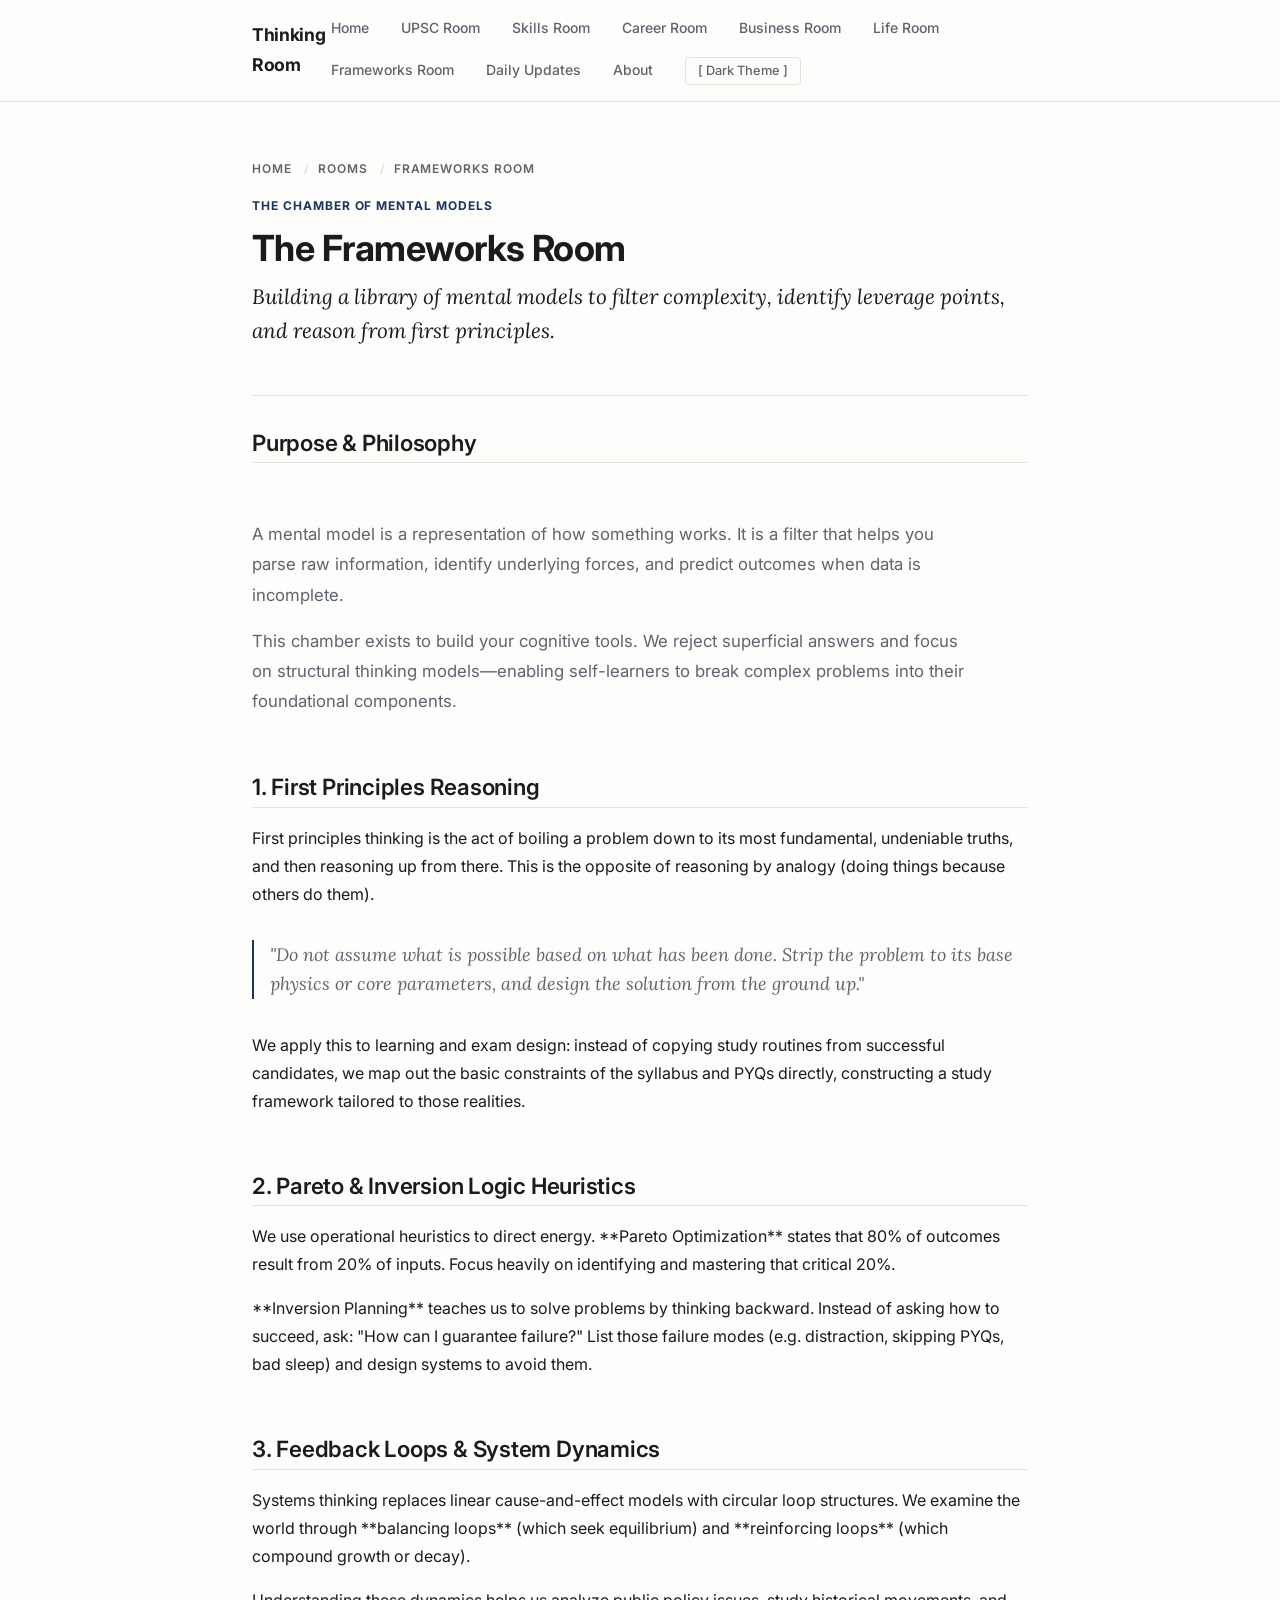
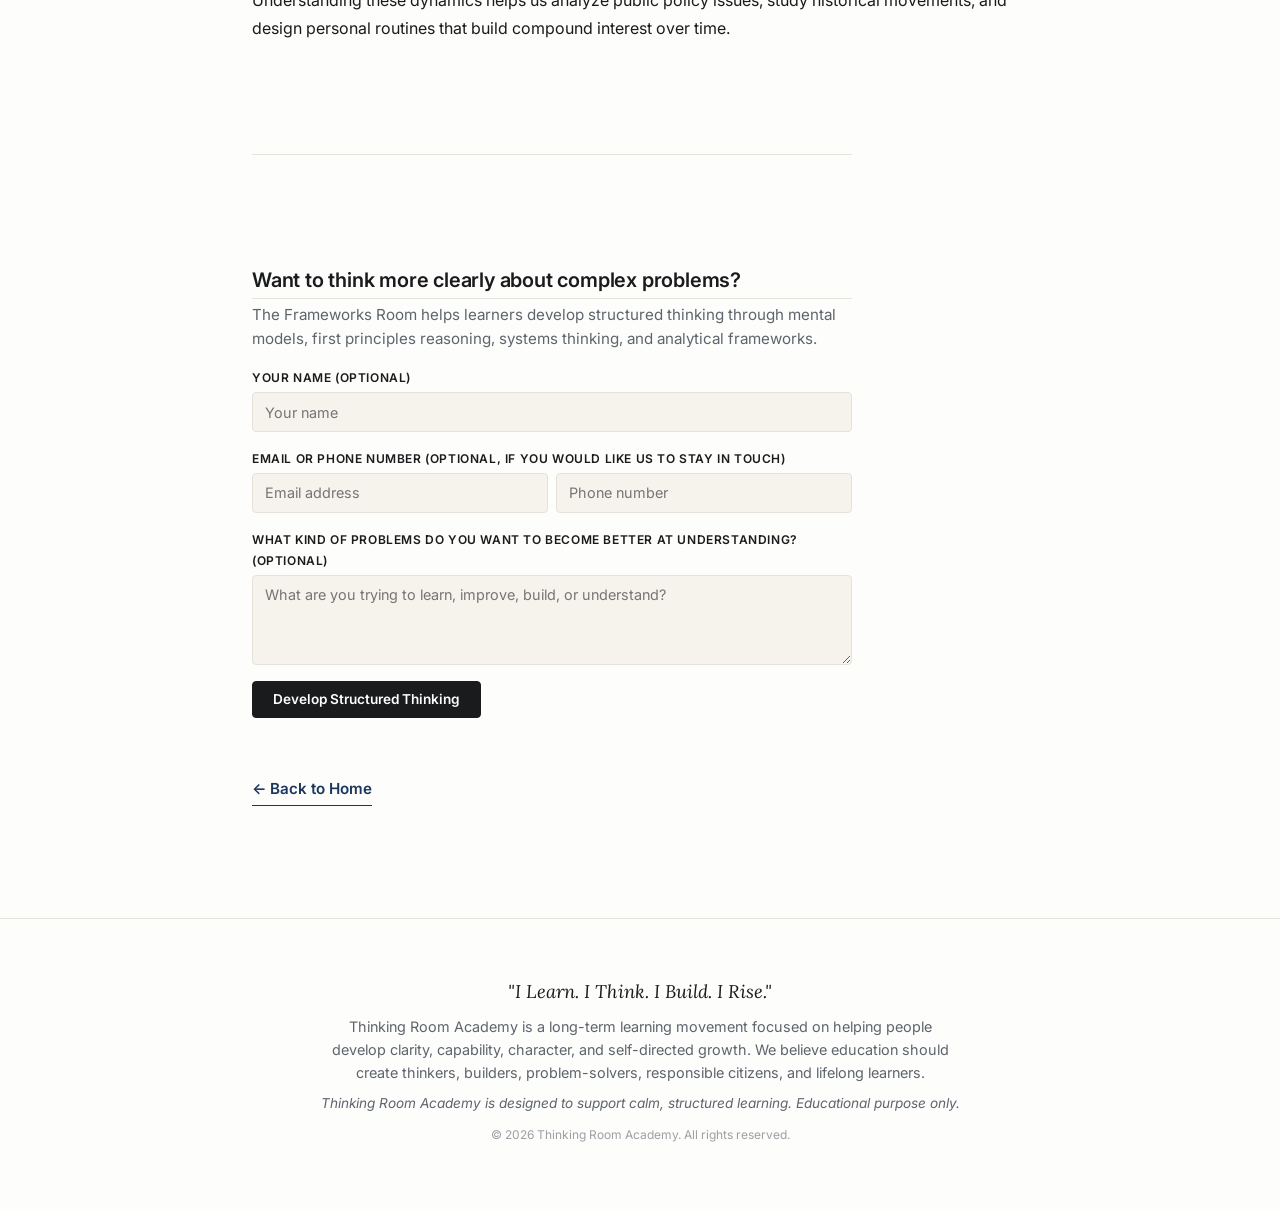
<file: rooms/frameworks.html>
<!DOCTYPE html>
<html lang="en">
<head>
  <meta charset="UTF-8">
  <title>Frameworks Room | Thinking Room Academy</title>
  <link rel="canonical" href="https://thinkingroomacademy.com/rooms/frameworks.html" />
  <meta name="viewport" content="width=device-width, initial-scale=1.0">
  <meta name="description" content="The Chamber of Mental Models. Mastering first principles reasoning, Pareto optimization, inversion planning, and system dynamics.">
  
  <!-- CSS Stylesheets -->
  <link rel="stylesheet" href="../css/variables.css">
  <link rel="stylesheet" href="../css/base.css">
  <link rel="stylesheet" href="../css/components.css">
  
  <!-- Render-blocking Theme Init -->
  <script src="../js/theme.js"></script>

  <!-- Structured Schema Data for SEO -->
  <script type="application/ld+json">
  {
    "@context": "https://schema.org",
    "@type": "WebPage",
    "name": "Frameworks Room",
    "url": "https://thinkingroomacademy.com/rooms/frameworks.html",
    "description": "A database of mental models and cognitive frameworks for structured problem-solving."
  }
  </script>
</head>
<body>

  <!-- Global Header Nav -->
  <header class="site-header">
    <div class="container header-container">
      <a href="../index.html" class="brand-logo">Thinking Room</a>
      <nav class="nav-actions" aria-label="Main Navigation">
        <a href="../index.html" class="nav-link" id="nav-home">Home</a>
        <a href="../upsc-self-study-strategy.html" class="nav-link" id="nav-upsc">UPSC Room</a>
        <a href="skills.html" class="nav-link" id="nav-skills">Skills Room</a>
        <a href="career.html" class="nav-link" id="nav-career">Career Room</a>
        <a href="business.html" class="nav-link" id="nav-business">Business Room</a>
        <a href="life.html" class="nav-link" id="nav-life">Life Room</a>
        <a href="frameworks.html" class="nav-link" id="nav-frameworks">Frameworks Room</a>
        <a href="../updates/daily-log.html" class="nav-link" id="nav-daily-updates">Daily Updates</a>
        <a href="../index.html#legacy" class="nav-link" id="nav-about">About</a>
        <button id="theme-toggle-btn" class="theme-toggle">[ Theme ]</button>
      </nav>
    </div>
  </header>

  <!-- Main Content Reading Pane -->
  <main class="container">

    <!-- Breadcrumbs Navigation -->
    <nav class="breadcrumbs" aria-label="Breadcrumb">
      <a href="../index.html">Home</a> <span class="separator"></span>
      <a href="../index.html#learning-rooms">Rooms</a> <span class="separator"></span>
      <span>Frameworks Room</span>
    </nav>

    <!-- Room Hero Area -->
    <article aria-labelledby="room-title">
      <header class="hero-preface" style="padding-top: 0; padding-bottom: var(--spacing-md);">
        <span style="font-family: var(--font-sans); font-size: 0.75rem; font-weight: 700; text-transform: uppercase; letter-spacing: 0.08em; color: var(--accent-color); display: block; margin-bottom: var(--spacing-sm);">
          The Chamber of Mental Models
        </span>
        <h1 id="room-title" style="margin-bottom: var(--spacing-sm);">The Frameworks Room</h1>
        <p class="serif-highlight">Building a library of mental models to filter complexity, identify leverage points, and reason from first principles.</p>
      </header>

      <hr style="margin: var(--spacing-md) 0;">

      <!-- Core Purpose -->
      <section aria-labelledby="purpose" style="margin-top: var(--spacing-lg);">
        <h2 id="purpose" style="margin-top: 0;">Purpose &amp; Philosophy</h2>
        <div class="story-block">
          <p>
            A mental model is a representation of how something works. It is a filter that helps you parse raw information, identify underlying forces, and predict outcomes when data is incomplete.
          </p>
          <p>
            This chamber exists to build your cognitive tools. We reject superficial answers and focus on structural thinking models—enabling self-learners to break complex problems into their foundational components.
          </p>
        </div>
      </section>

      <!-- Section 1 -->
      <section aria-labelledby="first-principles">
        <h2 id="first-principles">1. First Principles Reasoning</h2>
        <p>
          First principles thinking is the act of boiling a problem down to its most fundamental, undeniable truths, and then reasoning up from there. This is the opposite of reasoning by analogy (doing things because others do them).
        </p>
        <blockquote class="serif-quote">
          "Do not assume what is possible based on what has been done. Strip the problem to its base physics or core parameters, and design the solution from the ground up."
        </blockquote>
        <p style="margin-top: var(--spacing-sm);">
          We apply this to learning and exam design: instead of copying study routines from successful candidates, we map out the basic constraints of the syllabus and PYQs directly, constructing a study framework tailored to those realities.
        </p>
      </section>

      <!-- Section 2 -->
      <section aria-labelledby="heuristics">
        <h2 id="heuristics">2. Pareto &amp; Inversion Logic Heuristics</h2>
        <p>
          We use operational heuristics to direct energy. **Pareto Optimization** states that 80% of outcomes result from 20% of inputs. Focus heavily on identifying and mastering that critical 20%.
        </p>
        <p style="margin-top: var(--spacing-sm);">
          **Inversion Planning** teaches us to solve problems by thinking backward. Instead of asking how to succeed, ask: "How can I guarantee failure?" List those failure modes (e.g. distraction, skipping PYQs, bad sleep) and design systems to avoid them.
        </p>
      </section>

      <!-- Section 3 -->
      <section aria-labelledby="systems-dynamics">
        <h2 id="systems-dynamics">3. Feedback Loops &amp; System Dynamics</h2>
        <p>
          Systems thinking replaces linear cause-and-effect models with circular loop structures. We examine the world through **balancing loops** (which seek equilibrium) and **reinforcing loops** (which compound growth or decay).
        </p>
        <p style="margin-top: var(--spacing-sm);">
          Understanding these dynamics helps us analyze public policy issues, study historical movements, and design personal routines that build compound interest over time.
        </p>
      </section>

      <!-- Intent Capture Section -->
      <section class="intent-section" aria-labelledby="intent-title">
        <h2 id="intent-title" class="intent-title">Want to think more clearly about complex problems?</h2>
        <p class="intent-text">
          The Frameworks Room helps learners develop structured thinking through mental models, first principles reasoning, systems thinking, and analytical frameworks.
        </p>
        <form class="intent-form community-form" id="form-room-frameworks" action="#" method="POST" onsubmit="return validateForm(this);">
          <input type="hidden" name="source" value="Website">
          <input type="hidden" name="room" value="Frameworks">
          <input type="hidden" name="page" value="/rooms/frameworks.html">
          <input type="hidden" name="status" value="New">
          <input type="text" name="website_confirm" style="display:none !important" tabindex="-1" autocomplete="off">
          <div class="intent-input-group">
            <label class="intent-label" for="name-frameworks">Your Name (Optional)</label>
            <input type="text" id="name-frameworks" name="name" class="intent-input" placeholder="Your name">
          </div>
          <div class="intent-input-group">
            <label class="intent-label">Email or phone number (optional, if you would like us to stay in touch)</label>
            <div class="contact-grid">
              <input type="email" id="email-frameworks" name="email" class="intent-input" placeholder="Email address">
              <input type="tel" id="phone-frameworks" name="phone" class="intent-input" placeholder="Phone number">
            </div>
          </div>
          <div class="intent-input-group">
            <label class="intent-label" for="reflection-frameworks">What kind of problems do you want to become better at understanding? (Optional)</label>
            <textarea id="reflection-frameworks" name="reflection" class="intent-textarea" placeholder="What are you trying to learn, improve, build, or understand?"></textarea>
          </div>
          <button type="submit" id="btn-submit-frameworks" class="intent-submit">Develop Structured Thinking</button>
        </form>
      </section>
    </article>

    <!-- Bottom Navigation -->
    <nav style="margin-top: var(--spacing-xl);" aria-label="Footer navigation">
      <a href="../index.html" class="cta-link">← Back to Home</a>
    </nav>

  </main>

  <!-- Global Footer -->
  <footer class="site-footer">
    <div class="container">
      <p style="font-family: var(--font-serif); font-size: 1.15rem; font-style: italic; color: var(--text-primary); margin-bottom: var(--spacing-sm);">
        "I Learn. I Think. I Build. I Rise."
      </p>
      <p style="font-size: 0.9rem; color: var(--text-muted); max-width: 640px; margin: 0 auto var(--spacing-sm) auto; line-height: 1.6;">
        Thinking Room Academy is a long-term learning movement focused on helping people develop clarity, capability, character, and self-directed growth. We believe education should create thinkers, builders, problem-solvers, responsible citizens, and lifelong learners.
      </p>
      <p style="font-size: 0.85rem; color: var(--text-muted); margin-top: var(--spacing-sm);"><em>Thinking Room Academy is designed to support calm, structured learning. Educational purpose only.</em></p>
      <p style="opacity: 0.6; font-size: 0.75rem; margin-top: var(--spacing-xs);">© 2026 Thinking Room Academy. All rights reserved.</p>
    </div>
  </footer>

</body>
</html>
</file>
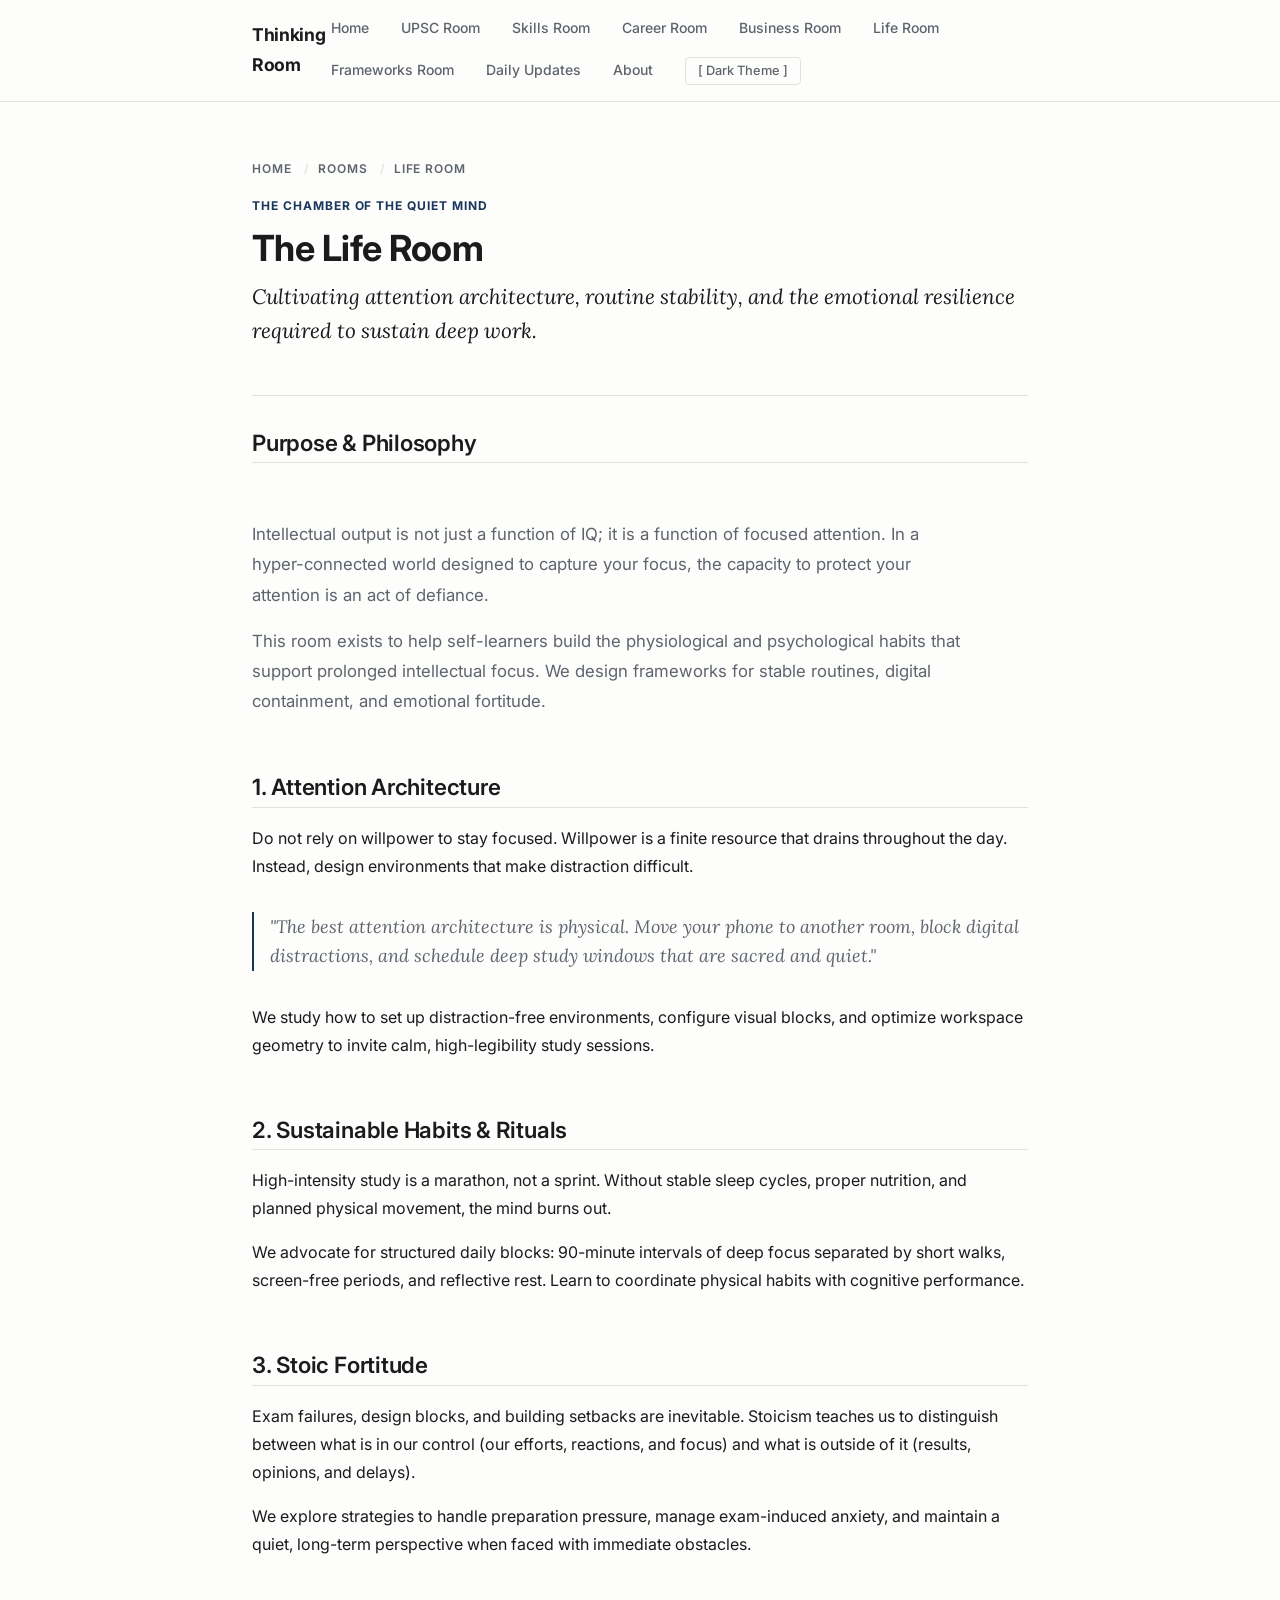
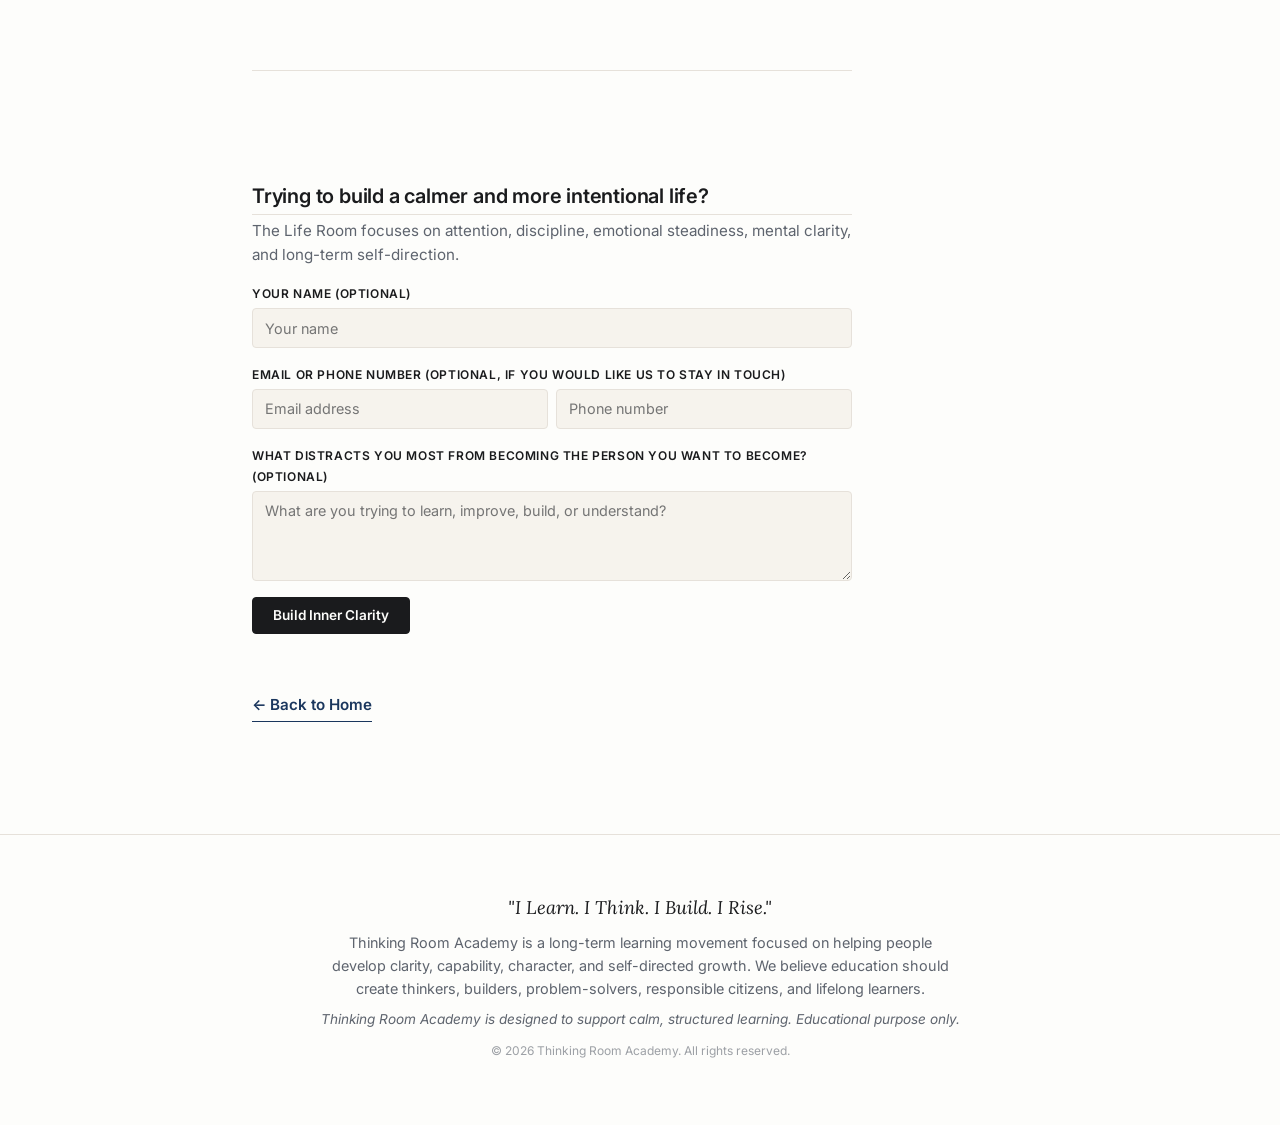
<file: rooms/life.html>
<!DOCTYPE html>
<html lang="en">
<head>
  <meta charset="UTF-8">
  <title>Life Room | Thinking Room Academy</title>
  <link rel="canonical" href="https://thinkingroomacademy.com/rooms/life.html" />
  <meta name="viewport" content="width=device-width, initial-scale=1.0">
  <meta name="description" content="The Chamber of the Quiet Mind. Taming digital distraction, designing attention architecture, and building mental resilience.">
  
  <!-- CSS Stylesheets -->
  <link rel="stylesheet" href="../css/variables.css">
  <link rel="stylesheet" href="../css/base.css">
  <link rel="stylesheet" href="../css/components.css">
  
  <!-- Render-blocking Theme Init -->
  <script src="../js/theme.js"></script>

  <!-- Structured Schema Data for SEO -->
  <script type="application/ld+json">
  {
    "@context": "https://schema.org",
    "@type": "WebPage",
    "name": "Life Room",
    "url": "https://thinkingroomacademy.com/rooms/life.html",
    "description": "Attention architecture, habits formulation, and emotional resilience for active scholars."
  }
  </script>
</head>
<body>

  <!-- Global Header Nav -->
  <header class="site-header">
    <div class="container header-container">
      <a href="../index.html" class="brand-logo">Thinking Room</a>
      <nav class="nav-actions" aria-label="Main Navigation">
        <a href="../index.html" class="nav-link" id="nav-home">Home</a>
        <a href="../upsc-self-study-strategy.html" class="nav-link" id="nav-upsc">UPSC Room</a>
        <a href="skills.html" class="nav-link" id="nav-skills">Skills Room</a>
        <a href="career.html" class="nav-link" id="nav-career">Career Room</a>
        <a href="business.html" class="nav-link" id="nav-business">Business Room</a>
        <a href="life.html" class="nav-link" id="nav-life">Life Room</a>
        <a href="frameworks.html" class="nav-link" id="nav-frameworks">Frameworks Room</a>
        <a href="../updates/daily-log.html" class="nav-link" id="nav-daily-updates">Daily Updates</a>
        <a href="../index.html#legacy" class="nav-link" id="nav-about">About</a>
        <button id="theme-toggle-btn" class="theme-toggle">[ Theme ]</button>
      </nav>
    </div>
  </header>

  <!-- Main Content Reading Pane -->
  <main class="container">

    <!-- Breadcrumbs Navigation -->
    <nav class="breadcrumbs" aria-label="Breadcrumb">
      <a href="../index.html">Home</a> <span class="separator"></span>
      <a href="../index.html#learning-rooms">Rooms</a> <span class="separator"></span>
      <span>Life Room</span>
    </nav>

    <!-- Room Hero Area -->
    <article aria-labelledby="room-title">
      <header class="hero-preface" style="padding-top: 0; padding-bottom: var(--spacing-md);">
        <span style="font-family: var(--font-sans); font-size: 0.75rem; font-weight: 700; text-transform: uppercase; letter-spacing: 0.08em; color: var(--accent-color); display: block; margin-bottom: var(--spacing-sm);">
          The Chamber of the Quiet Mind
        </span>
        <h1 id="room-title" style="margin-bottom: var(--spacing-sm);">The Life Room</h1>
        <p class="serif-highlight">Cultivating attention architecture, routine stability, and the emotional resilience required to sustain deep work.</p>
      </header>

      <hr style="margin: var(--spacing-md) 0;">

      <!-- Core Purpose -->
      <section aria-labelledby="purpose" style="margin-top: var(--spacing-lg);">
        <h2 id="purpose" style="margin-top: 0;">Purpose &amp; Philosophy</h2>
        <div class="story-block">
          <p>
            Intellectual output is not just a function of IQ; it is a function of focused attention. In a hyper-connected world designed to capture your focus, the capacity to protect your attention is an act of defiance.
          </p>
          <p>
            This room exists to help self-learners build the physiological and psychological habits that support prolonged intellectual focus. We design frameworks for stable routines, digital containment, and emotional fortitude.
          </p>
        </div>
      </section>

      <!-- Section 1 -->
      <section aria-labelledby="attention">
        <h2 id="attention">1. Attention Architecture</h2>
        <p>
          Do not rely on willpower to stay focused. Willpower is a finite resource that drains throughout the day. Instead, design environments that make distraction difficult.
        </p>
        <blockquote class="serif-quote">
          "The best attention architecture is physical. Move your phone to another room, block digital distractions, and schedule deep study windows that are sacred and quiet."
        </blockquote>
        <p style="margin-top: var(--spacing-sm);">
          We study how to set up distraction-free environments, configure visual blocks, and optimize workspace geometry to invite calm, high-legibility study sessions.
        </p>
      </section>

      <!-- Section 2 -->
      <section aria-labelledby="rituals">
        <h2 id="rituals">2. Sustainable Habits &amp; Rituals</h2>
        <p>
          High-intensity study is a marathon, not a sprint. Without stable sleep cycles, proper nutrition, and planned physical movement, the mind burns out.
        </p>
        <p style="margin-top: var(--spacing-sm);">
          We advocate for structured daily blocks: 90-minute intervals of deep focus separated by short walks, screen-free periods, and reflective rest. Learn to coordinate physical habits with cognitive performance.
        </p>
      </section>

      <!-- Section 3 -->
      <section aria-labelledby="resilience">
        <h2 id="resilience">3. Stoic Fortitude</h2>
        <p>
          Exam failures, design blocks, and building setbacks are inevitable. Stoicism teaches us to distinguish between what is in our control (our efforts, reactions, and focus) and what is outside of it (results, opinions, and delays).
        </p>
        <p style="margin-top: var(--spacing-sm);">
          We explore strategies to handle preparation pressure, manage exam-induced anxiety, and maintain a quiet, long-term perspective when faced with immediate obstacles.
        </p>
      </section>

      <!-- Intent Capture Section -->
      <section class="intent-section" aria-labelledby="intent-title">
        <h2 id="intent-title" class="intent-title">Trying to build a calmer and more intentional life?</h2>
        <p class="intent-text">
          The Life Room focuses on attention, discipline, emotional steadiness, mental clarity, and long-term self-direction.
        </p>
        <form class="intent-form community-form" id="form-room-life" action="#" method="POST" onsubmit="return validateForm(this);">
          <input type="hidden" name="source" value="Website">
          <input type="hidden" name="room" value="Life">
          <input type="hidden" name="page" value="/rooms/life.html">
          <input type="hidden" name="status" value="New">
          <input type="text" name="website_confirm" style="display:none !important" tabindex="-1" autocomplete="off">
          <div class="intent-input-group">
            <label class="intent-label" for="name-life">Your Name (Optional)</label>
            <input type="text" id="name-life" name="name" class="intent-input" placeholder="Your name">
          </div>
          <div class="intent-input-group">
            <label class="intent-label">Email or phone number (optional, if you would like us to stay in touch)</label>
            <div class="contact-grid">
              <input type="email" id="email-life" name="email" class="intent-input" placeholder="Email address">
              <input type="tel" id="phone-life" name="phone" class="intent-input" placeholder="Phone number">
            </div>
          </div>
          <div class="intent-input-group">
            <label class="intent-label" for="reflection-life">What distracts you most from becoming the person you want to become? (Optional)</label>
            <textarea id="reflection-life" name="reflection" class="intent-textarea" placeholder="What are you trying to learn, improve, build, or understand?"></textarea>
          </div>
          <button type="submit" id="btn-submit-life" class="intent-submit">Build Inner Clarity</button>
        </form>
      </section>
    </article>

    <!-- Bottom Navigation -->
    <nav style="margin-top: var(--spacing-xl);" aria-label="Footer navigation">
      <a href="../index.html" class="cta-link">← Back to Home</a>
    </nav>

  </main>

  <!-- Global Footer -->
  <footer class="site-footer">
    <div class="container">
      <p style="font-family: var(--font-serif); font-size: 1.15rem; font-style: italic; color: var(--text-primary); margin-bottom: var(--spacing-sm);">
        "I Learn. I Think. I Build. I Rise."
      </p>
      <p style="font-size: 0.9rem; color: var(--text-muted); max-width: 640px; margin: 0 auto var(--spacing-sm) auto; line-height: 1.6;">
        Thinking Room Academy is a long-term learning movement focused on helping people develop clarity, capability, character, and self-directed growth. We believe education should create thinkers, builders, problem-solvers, responsible citizens, and lifelong learners.
      </p>
      <p style="font-size: 0.85rem; color: var(--text-muted); margin-top: var(--spacing-sm);"><em>Thinking Room Academy is designed to support calm, structured learning. Educational purpose only.</em></p>
      <p style="opacity: 0.6; font-size: 0.75rem; margin-top: var(--spacing-xs);">© 2026 Thinking Room Academy. All rights reserved.</p>
    </div>
  </footer>

</body>
</html>
</file>
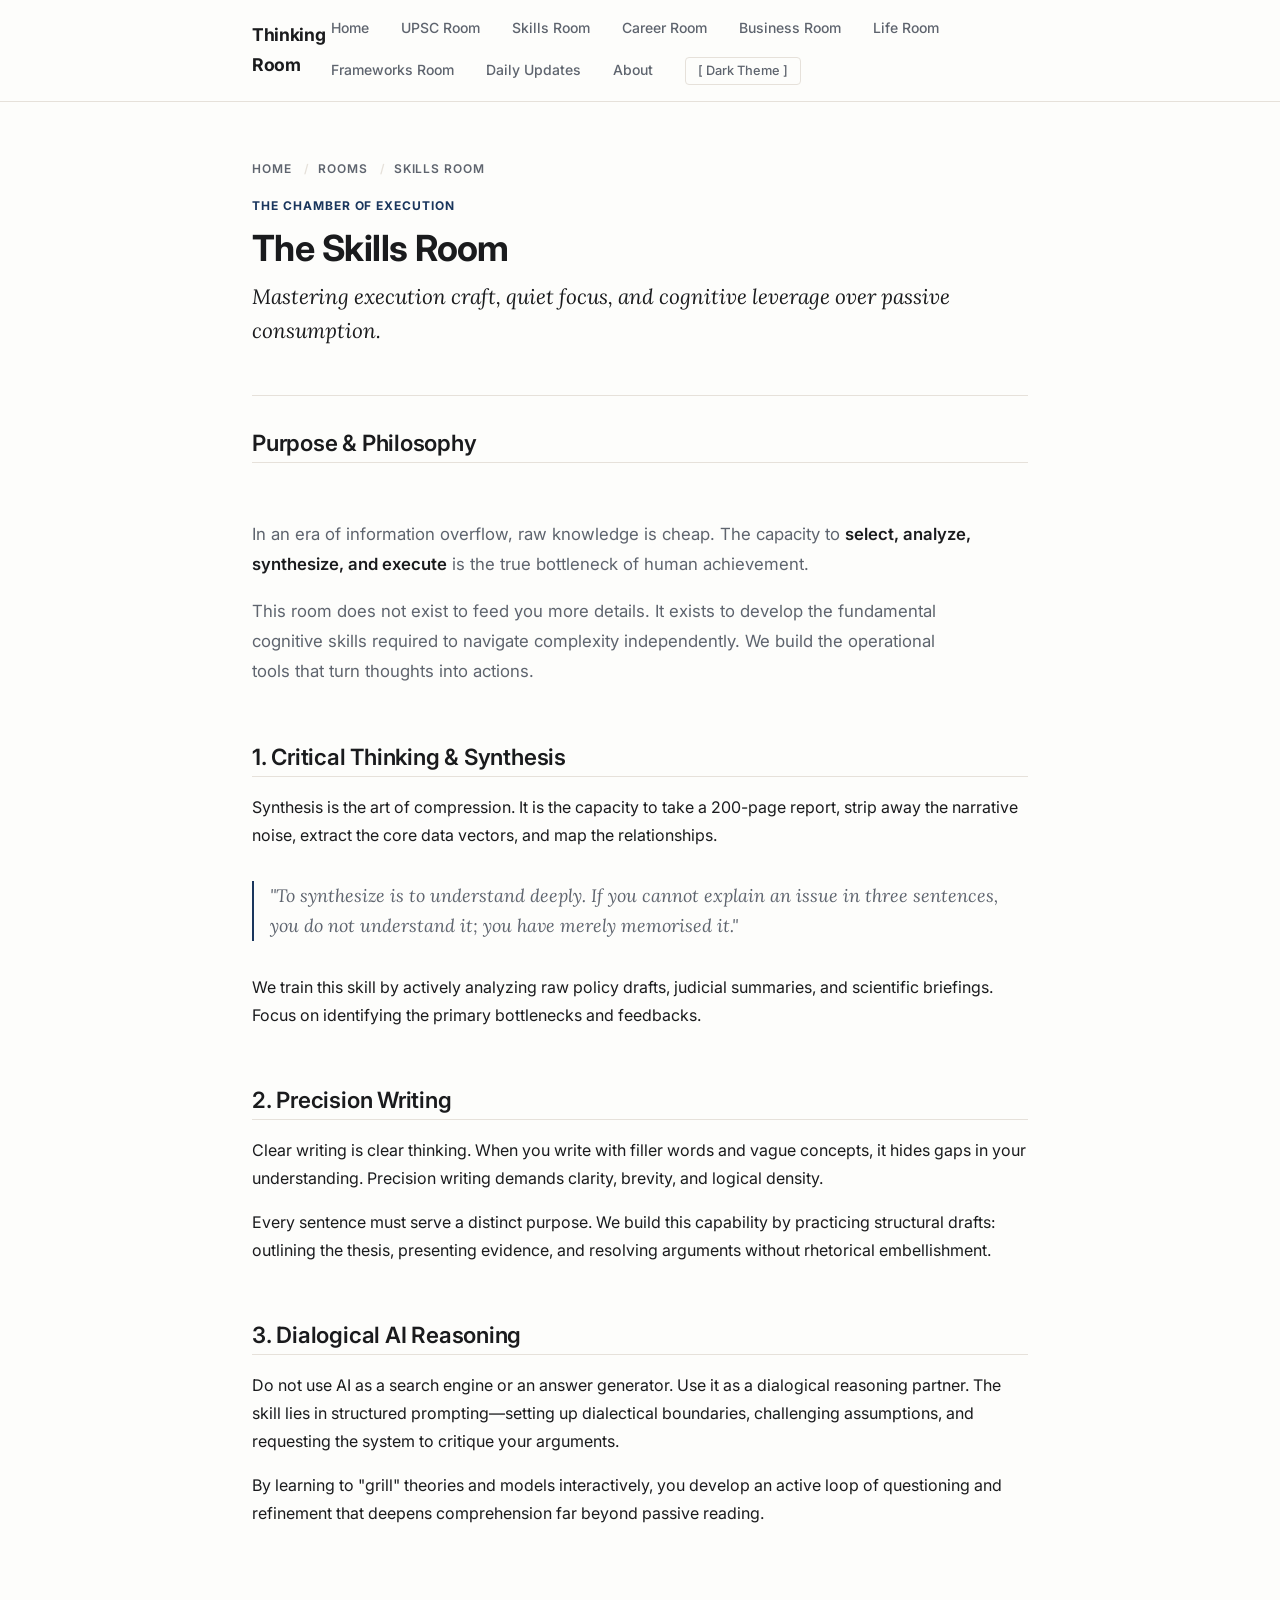
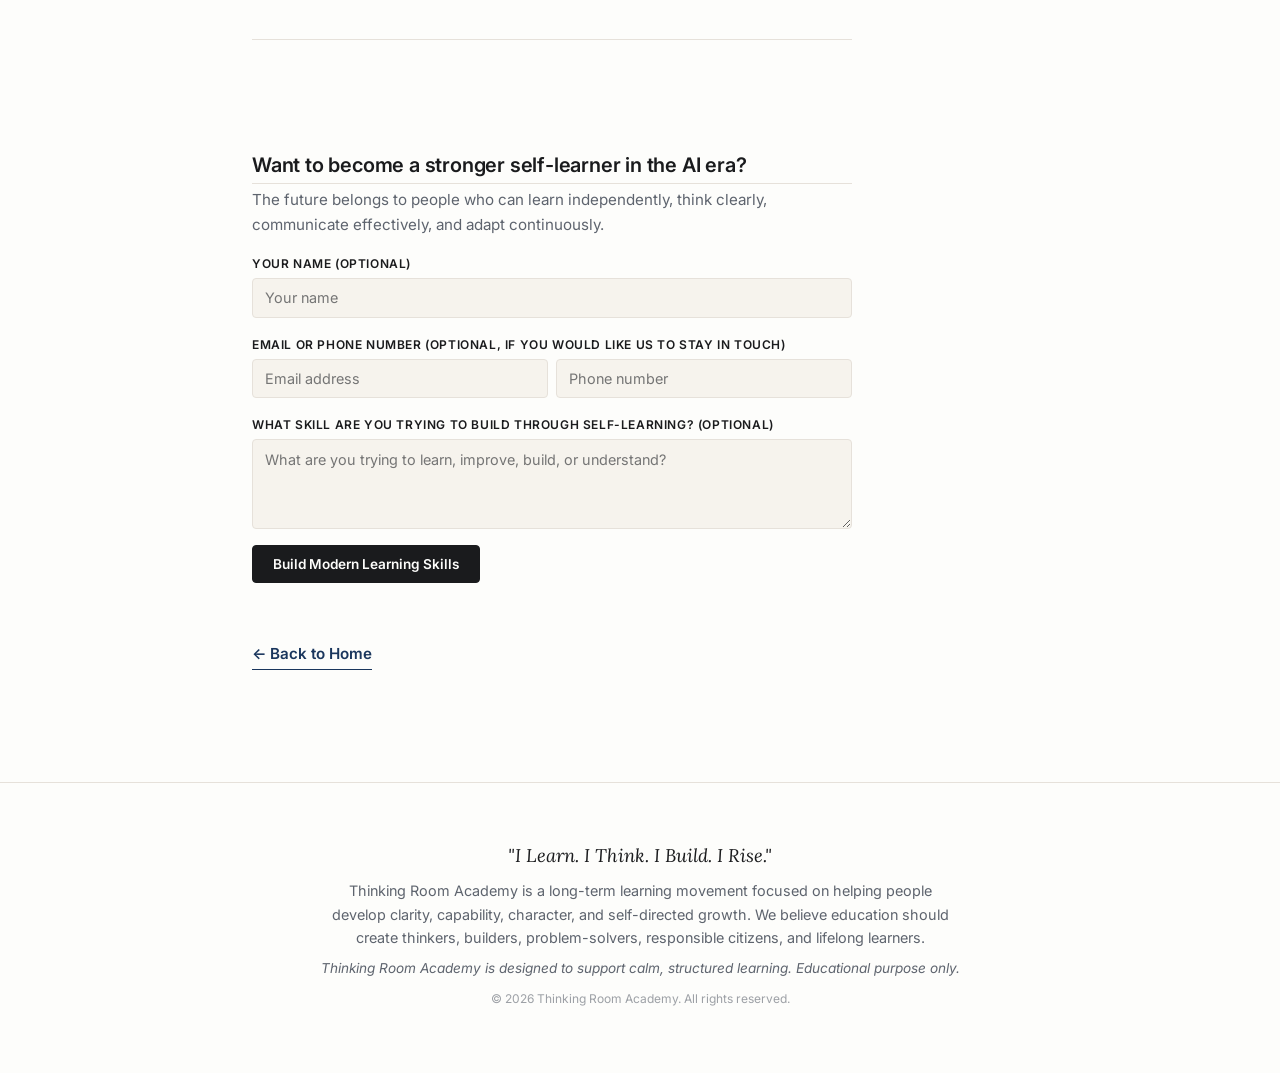
<file: rooms/skills.html>
<!DOCTYPE html>
<html lang="en">
<head>
  <meta charset="UTF-8">
  <title>Skills Room | Thinking Room Academy</title>
  <link rel="canonical" href="https://thinkingroomacademy.com/rooms/skills.html" />
  <meta name="viewport" content="width=device-width, initial-scale=1.0">
  <meta name="description" content="The Chamber of Modern Execution. Developing critical thinking, synthesis capacity, precision writing, and dialogical AI reasoning.">
  
  <!-- CSS Stylesheets -->
  <link rel="stylesheet" href="../css/variables.css">
  <link rel="stylesheet" href="../css/base.css">
  <link rel="stylesheet" href="../css/components.css">
  
  <!-- Render-blocking Theme Init -->
  <script src="../js/theme.js"></script>

  <!-- Structured Schema Data for SEO -->
  <script type="application/ld+json">
  {
    "@context": "https://schema.org",
    "@type": "WebPage",
    "name": "Skills Room",
    "url": "https://thinkingroomacademy.com/rooms/skills.html",
    "description": "Developing critical skills, data synthesis, precision writing, and AI prompting for self-learners."
  }
  </script>
</head>
<body>

  <!-- Global Header Nav -->
  <header class="site-header">
    <div class="container header-container">
      <a href="../index.html" class="brand-logo">Thinking Room</a>
      <nav class="nav-actions" aria-label="Main Navigation">
        <a href="../index.html" class="nav-link" id="nav-home">Home</a>
        <a href="../upsc-self-study-strategy.html" class="nav-link" id="nav-upsc">UPSC Room</a>
        <a href="skills.html" class="nav-link" id="nav-skills">Skills Room</a>
        <a href="career.html" class="nav-link" id="nav-career">Career Room</a>
        <a href="business.html" class="nav-link" id="nav-business">Business Room</a>
        <a href="life.html" class="nav-link" id="nav-life">Life Room</a>
        <a href="frameworks.html" class="nav-link" id="nav-frameworks">Frameworks Room</a>
        <a href="../updates/daily-log.html" class="nav-link" id="nav-daily-updates">Daily Updates</a>
        <a href="../index.html#legacy" class="nav-link" id="nav-about">About</a>
        <button id="theme-toggle-btn" class="theme-toggle">[ Theme ]</button>
      </nav>
    </div>
  </header>

  <!-- Main Content Reading Pane -->
  <main class="container">

    <!-- Breadcrumbs Navigation -->
    <nav class="breadcrumbs" aria-label="Breadcrumb">
      <a href="../index.html">Home</a> <span class="separator"></span>
      <a href="../index.html#learning-rooms">Rooms</a> <span class="separator"></span>
      <span>Skills Room</span>
    </nav>

    <!-- Room Hero Area -->
    <article aria-labelledby="room-title">
      <header class="hero-preface" style="padding-top: 0; padding-bottom: var(--spacing-md);">
        <span style="font-family: var(--font-sans); font-size: 0.75rem; font-weight: 700; text-transform: uppercase; letter-spacing: 0.08em; color: var(--accent-color); display: block; margin-bottom: var(--spacing-sm);">
          The Chamber of Execution
        </span>
        <h1 id="room-title" style="margin-bottom: var(--spacing-sm);">The Skills Room</h1>
        <p class="serif-highlight">Mastering execution craft, quiet focus, and cognitive leverage over passive consumption.</p>
      </header>

      <hr style="margin: var(--spacing-md) 0;">

      <!-- Core Purpose -->
      <section aria-labelledby="purpose" style="margin-top: var(--spacing-lg);">
        <h2 id="purpose" style="margin-top: 0;">Purpose &amp; Philosophy</h2>
        <div class="story-block">
          <p>
            In an era of information overflow, raw knowledge is cheap. The capacity to <strong>select, analyze, synthesize, and execute</strong> is the true bottleneck of human achievement. 
          </p>
          <p>
            This room does not exist to feed you more details. It exists to develop the fundamental cognitive skills required to navigate complexity independently. We build the operational tools that turn thoughts into actions.
          </p>
        </div>
      </section>

      <!-- Skill 1 -->
      <section aria-labelledby="synthesis">
        <h2 id="synthesis">1. Critical Thinking &amp; Synthesis</h2>
        <p>
          Synthesis is the art of compression. It is the capacity to take a 200-page report, strip away the narrative noise, extract the core data vectors, and map the relationships.
        </p>
        <blockquote class="serif-quote">
          "To synthesize is to understand deeply. If you cannot explain an issue in three sentences, you do not understand it; you have merely memorised it."
        </blockquote>
        <p style="margin-top: var(--spacing-sm);">
          We train this skill by actively analyzing raw policy drafts, judicial summaries, and scientific briefings. Focus on identifying the primary bottlenecks and feedbacks.
        </p>
      </section>

      <!-- Skill 2 -->
      <section aria-labelledby="writing">
        <h2 id="writing">2. Precision Writing</h2>
        <p>
          Clear writing is clear thinking. When you write with filler words and vague concepts, it hides gaps in your understanding. Precision writing demands clarity, brevity, and logical density.
        </p>
        <p style="margin-top: var(--spacing-sm);">
          Every sentence must serve a distinct purpose. We build this capability by practicing structural drafts: outlining the thesis, presenting evidence, and resolving arguments without rhetorical embellishment.
        </p>
      </section>

      <!-- Skill 3 -->
      <section aria-labelledby="ai-prompting">
        <h2 id="ai-prompting">3. Dialogical AI Reasoning</h2>
        <p>
          Do not use AI as a search engine or an answer generator. Use it as a dialogical reasoning partner. The skill lies in structured prompting—setting up dialectical boundaries, challenging assumptions, and requesting the system to critique your arguments.
        </p>
        <p style="margin-top: var(--spacing-sm);">
          By learning to "grill" theories and models interactively, you develop an active loop of questioning and refinement that deepens comprehension far beyond passive reading.
        </p>
      </section>

      <!-- Intent Capture Section -->
      <section class="intent-section" aria-labelledby="intent-title">
        <h2 id="intent-title" class="intent-title">Want to become a stronger self-learner in the AI era?</h2>
        <p class="intent-text">
          The future belongs to people who can learn independently, think clearly, communicate effectively, and adapt continuously.
        </p>
        <form class="intent-form community-form" id="form-room-skills" action="#" method="POST" onsubmit="return validateForm(this);">
          <input type="hidden" name="source" value="Website">
          <input type="hidden" name="room" value="Skills">
          <input type="hidden" name="page" value="/rooms/skills.html">
          <input type="hidden" name="status" value="New">
          <input type="text" name="website_confirm" style="display:none !important" tabindex="-1" autocomplete="off">
          <div class="intent-input-group">
            <label class="intent-label" for="name-skills">Your Name (Optional)</label>
            <input type="text" id="name-skills" name="name" class="intent-input" placeholder="Your name">
          </div>
          <div class="intent-input-group">
            <label class="intent-label">Email or phone number (optional, if you would like us to stay in touch)</label>
            <div class="contact-grid">
              <input type="email" id="email-skills" name="email" class="intent-input" placeholder="Email address">
              <input type="tel" id="phone-skills" name="phone" class="intent-input" placeholder="Phone number">
            </div>
          </div>
          <div class="intent-input-group">
            <label class="intent-label" for="reflection-skills">What skill are you trying to build through self-learning? (Optional)</label>
            <textarea id="reflection-skills" name="reflection" class="intent-textarea" placeholder="What are you trying to learn, improve, build, or understand?"></textarea>
          </div>
          <button type="submit" id="btn-submit-skills" class="intent-submit">Build Modern Learning Skills</button>
        </form>
      </section>
    </article>

    <!-- Bottom Navigation -->
    <nav style="margin-top: var(--spacing-xl);" aria-label="Footer navigation">
      <a href="../index.html" class="cta-link">← Back to Home</a>
    </nav>

  </main>

  <!-- Global Footer -->
  <footer class="site-footer">
    <div class="container">
      <p style="font-family: var(--font-serif); font-size: 1.15rem; font-style: italic; color: var(--text-primary); margin-bottom: var(--spacing-sm);">
        "I Learn. I Think. I Build. I Rise."
      </p>
      <p style="font-size: 0.9rem; color: var(--text-muted); max-width: 640px; margin: 0 auto var(--spacing-sm) auto; line-height: 1.6;">
        Thinking Room Academy is a long-term learning movement focused on helping people develop clarity, capability, character, and self-directed growth. We believe education should create thinkers, builders, problem-solvers, responsible citizens, and lifelong learners.
      </p>
      <p style="font-size: 0.85rem; color: var(--text-muted); margin-top: var(--spacing-sm);"><em>Thinking Room Academy is designed to support calm, structured learning. Educational purpose only.</em></p>
      <p style="opacity: 0.6; font-size: 0.75rem; margin-top: var(--spacing-xs);">© 2026 Thinking Room Academy. All rights reserved.</p>
    </div>
  </footer>

</body>
</html>
</file>
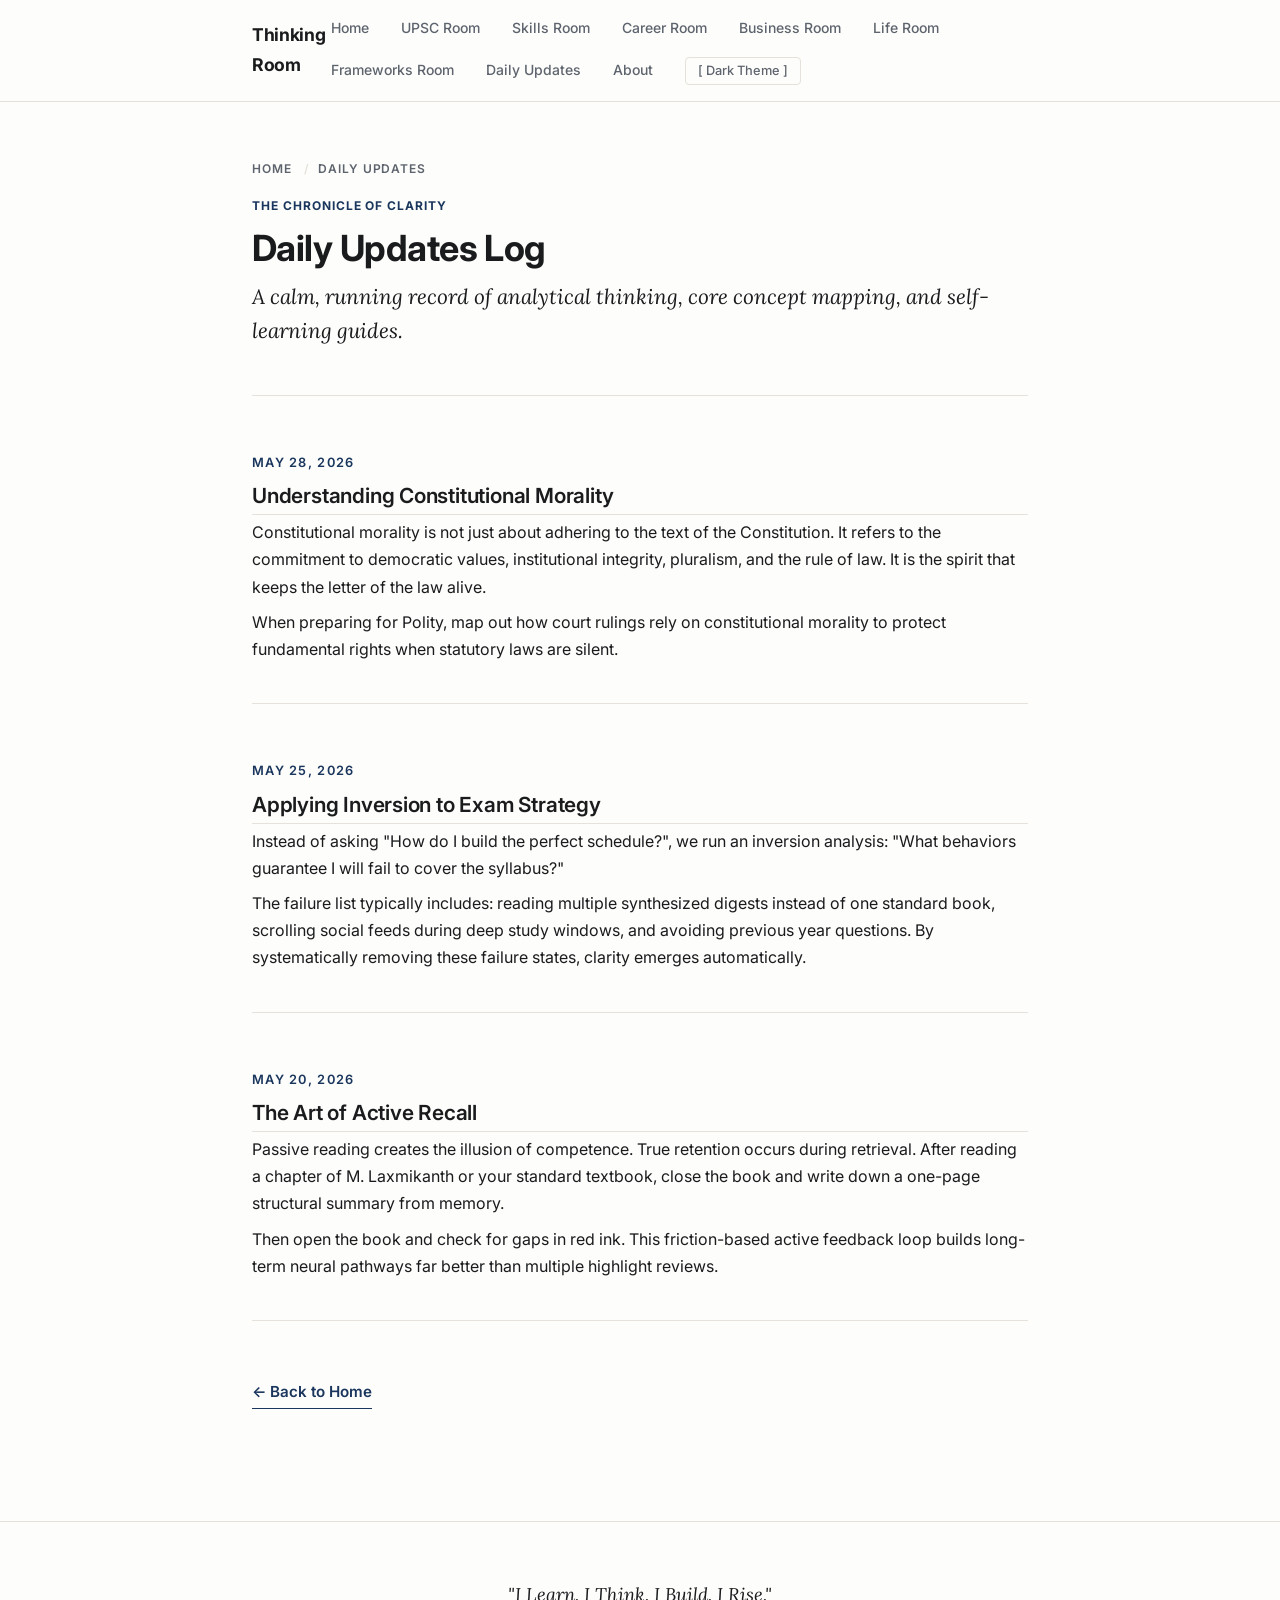
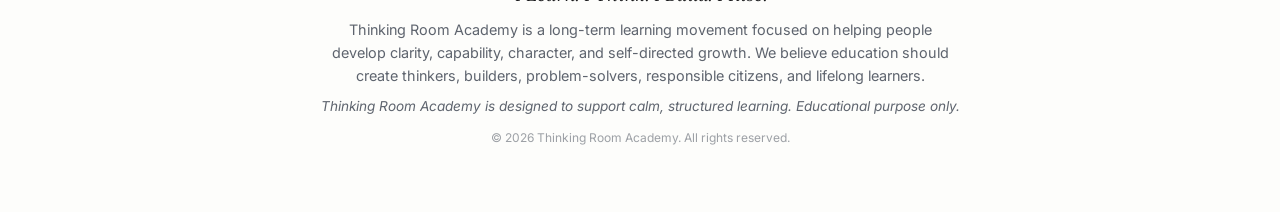
<file: updates/daily-log.html>
<!DOCTYPE html>
<html lang="en">
<head>
  <meta charset="UTF-8">
  <title>Daily Updates Log | Thinking Room Academy</title>
  <link rel="canonical" href="https://thinkingroomacademy.com/updates/daily-log.html" />
  <meta name="viewport" content="width=device-width, initial-scale=1.0">
  <meta name="description" content="The running analytical log of Thinking Room Academy. Daily reflections, news breakdowns, frameworks, and career notes.">
  
  <!-- CSS Stylesheets -->
  <link rel="stylesheet" href="../css/variables.css">
  <link rel="stylesheet" href="../css/base.css">
  <link rel="stylesheet" href="../css/components.css">
  
  <!-- Render-blocking Theme Init -->
  <script src="../js/theme.js"></script>

  <!-- Structured Schema Data for SEO -->
  <script type="application/ld+json">
  {
    "@context": "https://schema.org",
    "@type": "WebPage",
    "name": "Daily Updates Log",
    "url": "https://thinkingroomacademy.com/updates/daily-log.html",
    "description": "Routine analytical updates, self-study maps, and conceptual breakdowns."
  }
  </script>
</head>
<body>

  <!-- Global Header Nav -->
  <header class="site-header">
    <div class="container header-container">
      <a href="../index.html" class="brand-logo">Thinking Room</a>
      <nav class="nav-actions" aria-label="Main Navigation">
        <a href="../index.html" class="nav-link" id="nav-home">Home</a>
        <a href="../upsc-self-study-strategy.html" class="nav-link" id="nav-upsc">UPSC Room</a>
        <a href="../rooms/skills.html" class="nav-link" id="nav-skills">Skills Room</a>
        <a href="../rooms/career.html" class="nav-link" id="nav-career">Career Room</a>
        <a href="../rooms/business.html" class="nav-link" id="nav-business">Business Room</a>
        <a href="../rooms/life.html" class="nav-link" id="nav-life">Life Room</a>
        <a href="../rooms/frameworks.html" class="nav-link" id="nav-frameworks">Frameworks Room</a>
        <a href="daily-log.html" class="nav-link" id="nav-daily-updates">Daily Updates</a>
        <a href="../index.html#legacy" class="nav-link" id="nav-about">About</a>
        <button id="theme-toggle-btn" class="theme-toggle">[ Theme ]</button>
      </nav>
    </div>
  </header>

  <!-- Main Content Reading Pane -->
  <main class="container">

    <!-- Breadcrumbs Navigation -->
    <nav class="breadcrumbs" aria-label="Breadcrumb">
      <a href="../index.html">Home</a> <span class="separator"></span>
      <span>Daily Updates</span>
    </nav>

    <!-- Hero Preface Section -->
    <section class="hero-preface" style="padding-top: 0; padding-bottom: var(--spacing-md);">
      <span style="font-family: var(--font-sans); font-size: 0.75rem; font-weight: 700; text-transform: uppercase; letter-spacing: 0.08em; color: var(--accent-color); display: block; margin-bottom: var(--spacing-sm);">
        The Chronicle of Clarity
      </span>
      <h1 style="margin-bottom: var(--spacing-sm);">Daily Updates Log</h1>
      <p class="serif-highlight">A calm, running record of analytical thinking, core concept mapping, and self-learning guides.</p>
    </section>

    <hr style="margin: var(--spacing-md) 0;">

    <!-- Log Entries List -->
    <section class="log-list" aria-label="Log Entries">

      <!-- Entry 1 -->
      <article class="log-item">
        <div class="log-date">May 28, 2026</div>
        <h2 class="log-title">Understanding Constitutional Morality</h2>
        <div class="log-content">
          <p>
            Constitutional morality is not just about adhering to the text of the Constitution. It refers to the commitment to democratic values, institutional integrity, pluralism, and the rule of law. It is the spirit that keeps the letter of the law alive.
          </p>
          <p>
            When preparing for Polity, map out how court rulings rely on constitutional morality to protect fundamental rights when statutory laws are silent.
          </p>
        </div>
      </article>

      <!-- Entry 2 -->
      <article class="log-item">
        <div class="log-date">May 25, 2026</div>
        <h2 class="log-title">Applying Inversion to Exam Strategy</h2>
        <div class="log-content">
          <p>
            Instead of asking "How do I build the perfect schedule?", we run an inversion analysis: "What behaviors guarantee I will fail to cover the syllabus?"
          </p>
          <p>
            The failure list typically includes: reading multiple synthesized digests instead of one standard book, scrolling social feeds during deep study windows, and avoiding previous year questions. By systematically removing these failure states, clarity emerges automatically.
          </p>
        </div>
      </article>

      <!-- Entry 3 -->
      <article class="log-item">
        <div class="log-date">May 20, 2026</div>
        <h2 class="log-title">The Art of Active Recall</h2>
        <div class="log-content">
          <p>
            Passive reading creates the illusion of competence. True retention occurs during retrieval. After reading a chapter of M. Laxmikanth or your standard textbook, close the book and write down a one-page structural summary from memory.
          </p>
          <p>
            Then open the book and check for gaps in red ink. This friction-based active feedback loop builds long-term neural pathways far better than multiple highlight reviews.
          </p>
        </div>
      </article>

    </section>


    <!-- Bottom Navigation -->
    <nav style="margin-top: var(--spacing-xl);" aria-label="Footer navigation">
      <a href="../index.html" class="cta-link">← Back to Home</a>
    </nav>

  </main>

  <!-- Global Footer -->
  <footer class="site-footer">
    <div class="container">
      <p style="font-family: var(--font-serif); font-size: 1.15rem; font-style: italic; color: var(--text-primary); margin-bottom: var(--spacing-sm);">
        "I Learn. I Think. I Build. I Rise."
      </p>
      <p style="font-size: 0.9rem; color: var(--text-muted); max-width: 640px; margin: 0 auto var(--spacing-sm) auto; line-height: 1.6;">
        Thinking Room Academy is a long-term learning movement focused on helping people develop clarity, capability, character, and self-directed growth. We believe education should create thinkers, builders, problem-solvers, responsible citizens, and lifelong learners.
      </p>
      <p style="font-size: 0.85rem; color: var(--text-muted); margin-top: var(--spacing-sm);"><em>Thinking Room Academy is designed to support calm, structured learning. Educational purpose only.</em></p>
      <p style="opacity: 0.6; font-size: 0.75rem; margin-top: var(--spacing-xs);">© 2026 Thinking Room Academy. All rights reserved.</p>
    </div>
  </footer>

</body>
</html>
</file>
<file: css/variables.css>
/* Design Tokens & Theme Variables */
:root {
  /* Typography */
  --font-serif: 'Lora', Georgia, 'Times New Roman', serif;
  --font-sans: 'Inter', -apple-system, BlinkMacSystemFont, "Segoe UI", Roboto, Helvetica, Arial, sans-serif;

  /* Spacing Scale */
  --spacing-xs: 0.25rem;
  --spacing-sm: 0.5rem;
  --spacing-md: 1rem;
  --spacing-lg: 2rem;
  --spacing-xl: 3.5rem;
  --spacing-xxl: 7rem;

  /* Layout Boundaries */
  --max-width: 840px;

  /* Light Theme - Warm Academic Paper */
  --bg-primary: #fdfdfb;
  --bg-secondary: #f6f3ed;
  --text-primary: #1a1b1d;
  --text-muted: #5e646e;
  --accent-color: #1a365d;        /* Oxford Blue */
  --accent-secondary: #881337;  /* Deep Burgundy */
  --border-color: #e6e1da;
  --border-hover: #1a1b1d;
  
  --transition-smooth: 0.25s cubic-bezier(0.4, 0, 0.2, 1);
}

[data-theme="dark"] {
  /* Dark Theme - Archival Carbon */
  --bg-primary: #111215;
  --bg-secondary: #17181c;
  --text-primary: #eaf0f6;
  --text-muted: #8d95a2;
  --accent-color: #e2b13c;        /* Archival Sand Gold */
  --accent-secondary: #fbbf24;  /* Muted Gold Accent */
  --border-color: #272930;
  --border-hover: #eaf0f6;
}
</file>
<file: css/base.css>
/* Global Resets & Base Typographic Layout */
@import url('https://fonts.googleapis.com/css2?family=Inter:wght@300;400;500;600;700&family=Lora:ital,wght@0,400;0,500;1,400&display=swap');

*, *::before, *::after {
  box-sizing: border-box;
  margin: 0;
  padding: 0;
}

html {
  scroll-behavior: smooth;
  font-size: 16px;
}

body {
  font-family: var(--font-sans);
  background-color: var(--bg-primary);
  color: var(--text-primary);
  line-height: 1.75;
  text-rendering: optimizeLegibility;
  -webkit-font-smoothing: antialiased;
  -moz-osx-font-smoothing: grayscale;
  transition: background-color var(--transition-smooth), color var(--transition-smooth), border-color var(--transition-smooth);
  padding: 0; /* Handled by header/footer padding in components */
}

/* Central Responsive Reading Container */
.container {
  max-width: var(--max-width);
  margin: 0 auto;
  padding: 0 var(--spacing-lg);
}

/* Typography Defaults - Modern Digital Clarity */
h1, h2, h3, h4 {
  font-family: var(--font-sans);
  color: var(--text-primary);
  font-weight: 600;
  line-height: 1.35;
  letter-spacing: -0.015em;
}

h1 {
  font-size: 2.25rem;
  font-weight: 700;
  margin-bottom: var(--spacing-sm);
  color: var(--text-primary);
}

h2 {
  font-size: 1.4rem;
  font-weight: 600;
  margin-top: var(--spacing-xl);
  margin-bottom: var(--spacing-md);
  border-bottom: 1px solid var(--border-color);
  padding-bottom: var(--spacing-xs);
  letter-spacing: -0.01em;
}

h3 {
  font-size: 1.15rem;
  font-weight: 600;
  margin-top: var(--spacing-lg);
  margin-bottom: var(--spacing-sm);
}

p {
  margin-bottom: var(--spacing-md);
  color: var(--text-primary);
}

/* Selective Serif Highlights for Academic Warmth */
.serif-highlight {
  font-family: var(--font-serif);
  font-size: 1.3rem;
  font-style: italic;
  font-weight: 400;
  color: var(--text-primary);
  line-height: 1.6;
  margin-bottom: var(--spacing-md);
}

.serif-quote {
  font-family: var(--font-serif);
  font-size: 1.125rem;
  font-style: italic;
  color: var(--text-muted);
  border-left: 2px solid var(--accent-color);
  padding-left: var(--spacing-md);
  margin: var(--spacing-lg) 0;
  line-height: 1.65;
}

strong {
  font-weight: 600;
}

/* Horizontal Rules as clean spacing breaks */
hr {
  border: 0;
  border-top: 1px solid var(--border-color);
  margin: var(--spacing-xl) 0;
}

/* Media Queries for Typography */
@media (max-width: 600px) {
  html {
    font-size: 15px;
  }
  h1 {
    font-size: 1.85rem;
  }
  h2 {
    font-size: 1.25rem;
  }
  .serif-highlight {
    font-size: 1.15rem;
  }
}
</file>
<file: css/components.css>
/* Structural Components & Layout Sections */

/* Global Navigation Header */
.site-header {
  border-bottom: 1px solid var(--border-color);
  padding: var(--spacing-md) 0;
  margin-bottom: var(--spacing-xl);
}

.header-container {
  display: flex;
  justify-content: space-between;
  align-items: center;
}

.brand-logo {
  font-family: var(--font-sans);
  font-weight: 700;
  font-size: 1.1rem;
  letter-spacing: -0.02em;
  color: var(--text-primary);
  text-decoration: none;
  transition: opacity var(--transition-smooth);
}

.brand-logo:hover {
  opacity: 0.8;
}

.nav-actions {
  display: flex;
  align-items: center;
  flex-wrap: wrap;
  gap: var(--spacing-md) var(--spacing-lg);
}

.nav-link {
  font-family: var(--font-sans);
  font-size: 0.875rem;
  font-weight: 500;
  color: var(--text-muted);
  text-decoration: none;
  transition: color var(--transition-smooth);
}

.nav-link:hover {
  color: var(--text-primary);
}

.theme-toggle {
  background: none;
  border: 1px solid var(--border-color);
  color: var(--text-muted);
  padding: 0.35rem 0.75rem;
  font-family: var(--font-sans);
  font-size: 0.8rem;
  font-weight: 500;
  cursor: pointer;
  border-radius: 4px;
  transition: all var(--transition-smooth);
}

.theme-toggle:hover {
  color: var(--text-primary);
  border-color: var(--border-hover);
}

/* Hero Preface Section */
.hero-preface {
  padding: var(--spacing-lg) 0 var(--spacing-xl) 0;
}

.hero-subtitle {
  color: var(--text-muted);
  font-size: 1.1rem;
  margin-bottom: var(--spacing-lg);
  max-width: 680px;
}

.cta-group {
  display: flex;
  flex-wrap: wrap;
  gap: var(--spacing-md) var(--spacing-lg);
  margin-top: var(--spacing-lg);
}

/* Call to Actions (Academic style links) */
.cta-link {
  font-family: var(--font-sans);
  font-size: 0.95rem;
  font-weight: 600;
  color: var(--accent-color);
  text-decoration: none;
  border-bottom: 1.5px solid var(--accent-color);
  padding-bottom: 2px;
  display: inline-flex;
  align-items: center;
  gap: 0.25rem;
  transition: all var(--transition-smooth);
}

.cta-link:hover {
  color: var(--accent-secondary);
  border-bottom-color: var(--accent-secondary);
}

.cta-link.secondary {
  color: var(--text-muted);
  border-bottom-color: var(--border-color);
}

.cta-link.secondary:hover {
  color: var(--text-primary);
  border-bottom-color: var(--border-hover);
}

/* Core Pillars Grid */
.pillars-grid {
  display: grid;
  grid-template-columns: repeat(3, 1fr);
  gap: var(--spacing-xl);
  margin: var(--spacing-xl) 0;
}

.pillar-card {
  display: flex;
  flex-direction: column;
  gap: var(--spacing-xs);
}

.pillar-card h3 {
  font-size: 1.1rem;
  font-weight: 600;
  margin-top: 0;
}

.pillar-card p {
  font-size: 0.95rem;
  color: var(--text-muted);
  line-height: 1.6;
}

/* Subject Catalog Grid */
.catalog-grid {
  display: grid;
  grid-template-columns: repeat(2, 1fr);
  gap: var(--spacing-md);
  margin-top: var(--spacing-lg);
}

@media (max-width: 600px) {
  .catalog-grid {
    grid-template-columns: 1fr;
  }
}

.subject-block {
  border: 1px solid var(--border-color);
  border-radius: 4px;
  background-color: var(--bg-secondary);
  padding: var(--spacing-lg);
  transition: border-color var(--transition-smooth);
}

.subject-block:focus-within, .subject-block:hover {
  border-color: var(--border-hover);
}

.subject-header {
  display: flex;
  justify-content: space-between;
  align-items: center;
  margin-bottom: var(--spacing-xs);
  flex-wrap: wrap;
  gap: var(--spacing-sm);
}

.subject-title {
  font-size: 1.2rem;
  font-weight: 600;
  margin-top: 0;
}

.subject-badge {
  font-family: var(--font-sans);
  font-size: 0.7rem;
  font-weight: 600;
  text-transform: uppercase;
  letter-spacing: 0.05em;
  padding: 0.25rem 0.5rem;
  border-radius: 3px;
  border: 1px solid var(--border-color);
}

.subject-badge.live {
  background-color: rgba(26, 54, 93, 0.04);
  color: var(--accent-color);
  border-color: var(--accent-color);
}

[data-theme="dark"] .subject-badge.live {
  background-color: rgba(226, 177, 60, 0.06);
  color: var(--accent-color);
  border-color: var(--accent-color);
}

.subject-badge.coming {
  color: var(--text-muted);
  border-color: var(--border-color);
  opacity: 0.85;
}

.subject-meta {
  font-size: 0.9rem;
  color: var(--text-muted);
  margin-bottom: var(--spacing-md);
}

/* Native Disclosure Accordion styling */
.academic-disclosure {
  border-top: 1px solid var(--border-color);
  margin-top: var(--spacing-md);
  padding-top: var(--spacing-sm);
}

.academic-disclosure summary {
  font-family: var(--font-sans);
  font-size: 0.875rem;
  font-weight: 600;
  color: var(--accent-color);
  cursor: pointer;
  user-select: none;
  list-style: none;
  display: flex;
  align-items: center;
  gap: 0.35rem;
  width: max-content;
}

[data-theme="dark"] .academic-disclosure summary {
  color: var(--text-primary);
}

.academic-disclosure summary::-webkit-details-marker {
  display: none;
}

.academic-disclosure summary::before {
  content: "[+]";
  font-family: monospace;
}

.academic-disclosure[open] summary::before {
  content: "[-]";
}

.academic-disclosure summary:hover {
  text-decoration: underline;
}

.disclosure-content {
  padding-top: var(--spacing-sm);
  font-size: 0.9rem;
  color: var(--text-primary);
}

.disclosure-content ol {
  margin-left: var(--spacing-lg);
  margin-top: var(--spacing-xs);
  display: flex;
  flex-direction: column;
  gap: var(--spacing-xs);
}

/* Timeline Layout */
.roadmap-timeline {
  display: flex;
  flex-direction: column;
  gap: var(--spacing-lg);
  position: relative;
  padding-left: var(--spacing-lg);
  margin: var(--spacing-xl) 0;
}

.roadmap-timeline::before {
  content: '';
  position: absolute;
  left: 3px;
  top: 6px;
  bottom: 6px;
  width: 1px;
  background-color: var(--border-color);
}

.timeline-step {
  position: relative;
}

.timeline-step::before {
  content: '';
  position: absolute;
  left: -20px;
  top: 9px;
  width: 7px;
  height: 7px;
  border-radius: 50%;
  background-color: var(--bg-primary);
  border: 1.5px solid var(--accent-color);
  transition: background-color var(--transition-smooth);
}

.timeline-title {
  font-size: 1.05rem;
  font-weight: 600;
  margin-top: 0;
  margin-bottom: var(--spacing-xs);
}

.timeline-text {
  font-size: 0.95rem;
  color: var(--text-muted);
  line-height: 1.6;
}

/* Site Footer */
.site-footer {
  border-top: 1px solid var(--border-color);
  padding: var(--spacing-xl) 0;
  margin-top: var(--spacing-xxl);
  text-align: center;
}

.site-footer p {
  font-size: 0.85rem;
  color: var(--text-muted);
  margin-bottom: var(--spacing-sm);
}

.site-footer em {
  font-style: italic;
}

/* ==========================================================================
   Phase 2 Master Rebuild Stylings
   ========================================================================== */

/* Outcomes Typographic Grid */
.outcomes-grid {
  display: grid;
  grid-template-columns: repeat(4, 1fr);
  gap: var(--spacing-md);
  margin: var(--spacing-xl) 0;
  border-top: 1px solid var(--border-color);
  border-bottom: 1px solid var(--border-color);
  padding: var(--spacing-lg) 0;
}

.outcome-item {
  font-family: var(--font-sans);
  font-size: 0.95rem;
  font-weight: 500;
  color: var(--text-primary);
  display: flex;
  align-items: center;
  gap: 0.5rem;
}

.outcome-item::before {
  content: "•";
  color: var(--accent-color);
  font-size: 1.25rem;
  font-weight: 700;
}

@media (max-width: 768px) {
  .outcomes-grid {
    grid-template-columns: repeat(2, 1fr);
  }
}

@media (max-width: 480px) {
  .outcomes-grid {
    grid-template-columns: 1fr;
  }
}

/* Narrative / Editorial Story Block */
.story-block {
  max-width: 720px;
  margin: var(--spacing-xl) 0;
  display: flex;
  flex-direction: column;
  gap: var(--spacing-md);
}

.story-block p {
  font-size: 1.05rem;
  line-height: 1.8;
  color: var(--text-muted);
  margin-bottom: 0;
}

.story-block p strong {
  color: var(--text-primary);
}

/* Breadcrumbs navigation */
.breadcrumbs {
  font-family: var(--font-sans);
  font-size: 0.75rem;
  font-weight: 600;
  text-transform: uppercase;
  letter-spacing: 0.08em;
  color: var(--text-muted);
  margin-bottom: var(--spacing-md);
  display: flex;
  flex-wrap: wrap;
  gap: var(--spacing-sm);
  align-items: center;
}

.breadcrumbs a {
  color: var(--text-muted);
  text-decoration: none;
  transition: color var(--transition-smooth);
}

.breadcrumbs a:hover {
  color: var(--text-primary);
}

.breadcrumbs span.separator::after {
  content: "/";
  margin-left: var(--spacing-xs);
  color: var(--border-color);
}

/* Daily Updates Log Page Elements */
.log-list {
  display: flex;
  flex-direction: column;
  gap: var(--spacing-xl);
  margin-top: var(--spacing-xl);
}

.log-item {
  border-bottom: 1px solid var(--border-color);
  padding-bottom: var(--spacing-lg);
}

.log-date {
  font-family: var(--font-sans);
  font-size: 0.8rem;
  font-weight: 600;
  color: var(--accent-color);
  text-transform: uppercase;
  letter-spacing: 0.1em;
  margin-bottom: var(--spacing-sm);
}

.log-title {
  font-size: 1.3rem;
  font-weight: 600;
  margin-top: 0;
  margin-bottom: var(--spacing-xs);
}

.log-content {
  font-size: 1rem;
  color: var(--text-muted);
  line-height: 1.7;
}

.log-content p {
  margin-bottom: var(--spacing-sm);
}

/* Manifesto Banner styling */
.manifesto-banner {
  padding: var(--spacing-xl) 0;
  border-top: 1.5px solid var(--text-primary);
  border-bottom: 1.5px solid var(--text-primary);
  margin: var(--spacing-xl) 0;
}

[data-theme="dark"] .manifesto-banner {
  border-top-color: var(--border-color);
  border-bottom-color: var(--border-color);
}

/* ==========================================================================
   Intent Capture Forms
   ========================================================================== */
.intent-section {
  margin-top: var(--spacing-xxl);
  padding-top: var(--spacing-xl);
  border-top: 1px solid var(--border-color);
  max-width: 600px;
}

.intent-title {
  font-family: var(--font-sans);
  font-size: 1.25rem;
  font-weight: 600;
  margin-bottom: var(--spacing-xs);
  color: var(--text-primary);
}

.intent-text {
  font-size: 0.95rem;
  color: var(--text-muted);
  line-height: 1.6;
  margin-bottom: var(--spacing-md);
}

.intent-form {
  display: flex;
  flex-direction: column;
  gap: var(--spacing-md);
  margin-top: var(--spacing-md);
}

.intent-input-group {
  display: flex;
  flex-direction: column;
  gap: var(--spacing-xs);
}

.intent-label {
  font-family: var(--font-sans);
  font-size: 0.75rem;
  font-weight: 600;
  color: var(--text-primary);
  text-transform: uppercase;
  letter-spacing: 0.05em;
}

.intent-input {
  font-family: var(--font-sans);
  background-color: var(--bg-secondary);
  color: var(--text-primary);
  border: 1px solid var(--border-color);
  border-radius: 4px;
  padding: 0.65rem 0.75rem;
  font-size: 0.9rem;
  transition: border-color var(--transition-smooth);
}

.intent-input:focus {
  outline: none;
  border-color: var(--border-hover);
}

.intent-textarea {
  font-family: var(--font-sans);
  background-color: var(--bg-secondary);
  color: var(--text-primary);
  border: 1px solid var(--border-color);
  border-radius: 4px;
  padding: 0.65rem 0.75rem;
  font-size: 0.9rem;
  resize: vertical;
  min-height: 90px;
  transition: border-color var(--transition-smooth);
}

.intent-textarea:focus {
  outline: none;
  border-color: var(--border-hover);
}

.intent-submit {
  font-family: var(--font-sans);
  font-size: 0.85rem;
  font-weight: 600;
  background-color: var(--text-primary);
  color: var(--bg-primary);
  border: 1px solid var(--text-primary);
  padding: 0.6rem 1.25rem;
  border-radius: 4px;
  cursor: pointer;
  align-self: flex-start;
  transition: background-color var(--transition-smooth), color var(--transition-smooth), border-color var(--transition-smooth);
}

.intent-submit:hover {
  background-color: transparent;
  color: var(--text-primary);
}

/* Responsive Grid and Typography overrides */
@media (max-width: 768px) {
  .pillars-grid {
    grid-template-columns: 1fr;
    gap: var(--spacing-lg);
  }
  .site-header {
    margin-bottom: var(--spacing-lg);
  }
}

select.intent-input {
  appearance: none;
  -webkit-appearance: none;
  background-image: url("data:image/svg+xml;charset=US-ASCII,%3Csvg%20xmlns%3D%22http%3A%2F%2Fwww.w3.org%2F2000%2Fsvg%22%20width%3D%22292.4%22%20height%3D%22292.4%22%3E%3Cpath%20fill%3D%22%235E646E%22%20d%3D%22M287%2069.4a17.6%2017.6%200%200%200-13-5.4H18.4c-5%200-9.3%201.8-12.9%205.4A17.6%2017.6%200%200%200%200%2082.2c0%205%201.8%209.3%205.4%2012.9l128%20127.9c3.6%203.6%207.8%205.4%2012.8%205.4s9.2-1.8%2012.8-5.4L287%2095c3.5-3.5%205.4-7.8%205.4-12.8%200-5-1.9-9.2-5.5-12.8z%22%2F%3E%3C%2Fsvg%3E");
  background-repeat: no-repeat;
  background-position: right 0.75rem top 50%;
  background-size: 0.65rem auto;
  padding-right: 2rem;
}

.contact-grid {
  display: grid;
  grid-template-columns: 1fr 1fr;
  gap: var(--spacing-sm);
}

@media (max-width: 600px) {
  .contact-grid {
    grid-template-columns: 1fr;
    gap: var(--spacing-xs);
  }
}
</file>
